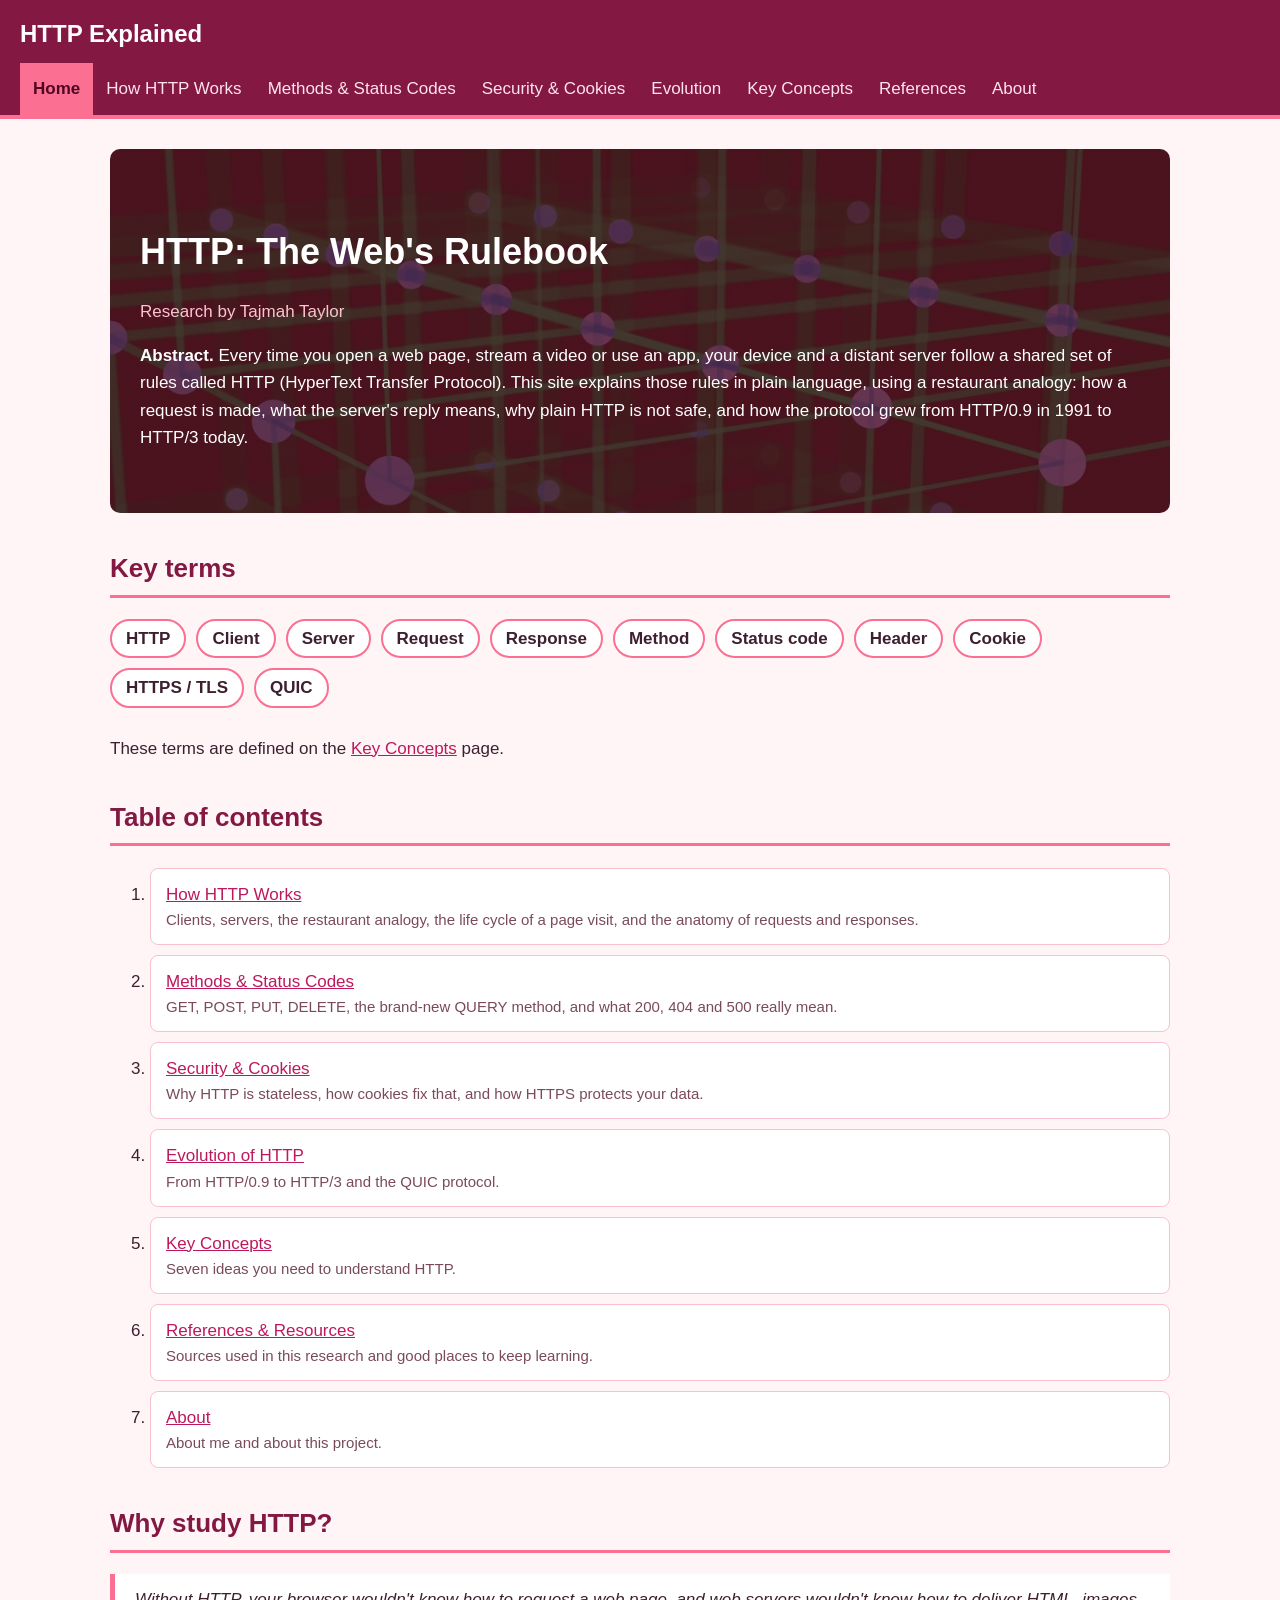
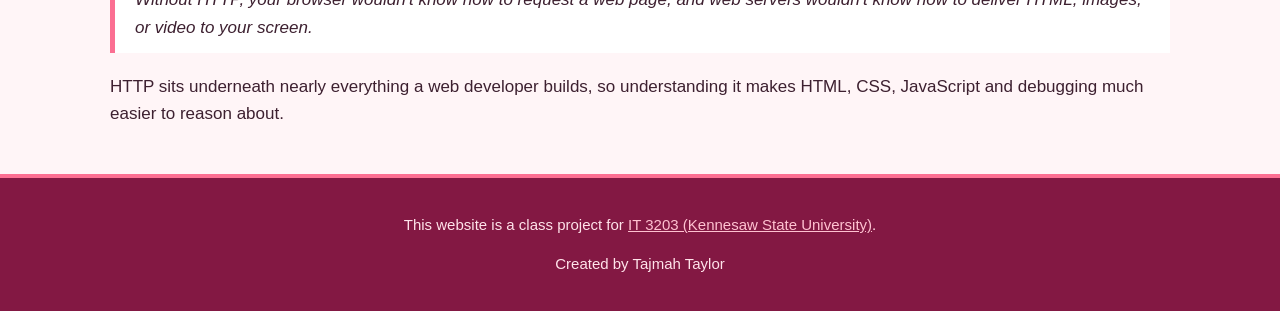
<file: index.html>
<!DOCTYPE html>
<html lang="en">
<head>
  <meta charset="utf-8">
  <meta name="viewport" content="width=device-width, initial-scale=1">
  <title>Home | HTTP Explained</title>
  <meta name="description" content="An introduction to HTTP, the HyperText Transfer Protocol: how browsers and servers talk, what methods and status codes mean, and how the protocol has evolved.">
  <!-- Shared by every page -->
  <link rel="stylesheet" href="css/styles.css">
</head>
<body>
  <!-- ===== HEADER ===== -->
  <header id="site-header">
    <div class="header-inner">
      <p class="site-title">HTTP Explained</p>
      <nav class="main-nav">
        <ul>
          <li><a href="index.html" class="current">Home</a></li>
          <li><a href="how-http-works.html">How HTTP Works</a></li>
          <li><a href="methods-status-codes.html">Methods &amp; Status Codes</a></li>
          <li><a href="security-cookies.html">Security &amp; Cookies</a></li>
          <li><a href="evolution.html">Evolution</a></li>
          <li><a href="key-concepts.html">Key Concepts</a></li>
          <li><a href="references.html">References</a></li>
          <li><a href="about.html">About</a></li>
        </ul>
      </nav>
    </div>
  </header>

    <main class="container">
      <section class="hero">
        <h1>HTTP: The Web's Rulebook</h1>
        <p class="byline">Research by Tajmah Taylor</p>
        <p><strong>Abstract.</strong> Every time you open a web page, stream a video or
          use an app, your device and a distant server follow a shared set of rules called
          HTTP (HyperText Transfer Protocol). This site explains those rules in plain language,
          using a restaurant analogy: how a request is made, what the server's reply means, why
          plain HTTP is not safe, and how the protocol grew from HTTP/0.9 in 1991 to HTTP/3 today.</p>
      </section>

      <!-- KEY TERMS -->
      <section>
        <h2>Key terms</h2>
        <ul class="term-list">
          <li>HTTP</li>
          <li>Client</li>
          <li>Server</li>
          <li>Request</li>
          <li>Response</li>
          <li>Method</li>
          <li>Status code</li>
          <li>Header</li>
          <li>Cookie</li>
          <li>HTTPS / TLS</li>
          <li>QUIC</li>
        </ul>
        <p>These terms are defined on the <a href="key-concepts.html">Key Concepts</a> page.</p>
      </section>

      <!-- TABLE OF CONTENTS -->
      <section>
        <h2>Table of contents</h2>
        <ol class="toc">
          <li><a href="how-http-works.html">How HTTP Works</a>
            <span class="toc-desc">Clients, servers, the restaurant analogy, the life cycle of a page visit, and the anatomy of requests and responses.</span></li>
          <li><a href="methods-status-codes.html">Methods &amp; Status Codes</a>
            <span class="toc-desc">GET, POST, PUT, DELETE, the brand-new QUERY method, and what 200, 404 and 500 really mean.</span></li>
          <li><a href="security-cookies.html">Security &amp; Cookies</a>
            <span class="toc-desc">Why HTTP is stateless, how cookies fix that, and how HTTPS protects your data.</span></li>
          <li><a href="evolution.html">Evolution of HTTP</a>
            <span class="toc-desc">From HTTP/0.9 to HTTP/3 and the QUIC protocol.</span></li>
          <li><a href="key-concepts.html">Key Concepts</a>
            <span class="toc-desc">Seven ideas you need to understand HTTP.</span></li>
          <li><a href="references.html">References &amp; Resources</a>
            <span class="toc-desc">Sources used in this research and good places to keep learning.</span></li>
          <li><a href="about.html">About</a>
            <span class="toc-desc">About me and about this project.</span></li>
        </ol>
      </section>

      <section>
        <h2>Why study HTTP?</h2>
        <blockquote>Without HTTP, your browser wouldn't know how to request a web page, and web
          servers wouldn't know how to deliver HTML, images, or video to your screen.</blockquote>
        <p>HTTP sits underneath nearly everything a web developer builds, so understanding it
          makes HTML, CSS, JavaScript and debugging much easier to reason about.</p>
      </section>
    </main>

  <!-- ===== FOOTER ===== -->
  <footer class="site-footer">
    <p>This website is a class project for
      <a href="https://ksuweb.github.io/IT3203/">IT 3203 (Kennesaw State University)</a>.</p>
    <p>Created by Tajmah Taylor</p>
  </footer>
</body>
</html>
</file>
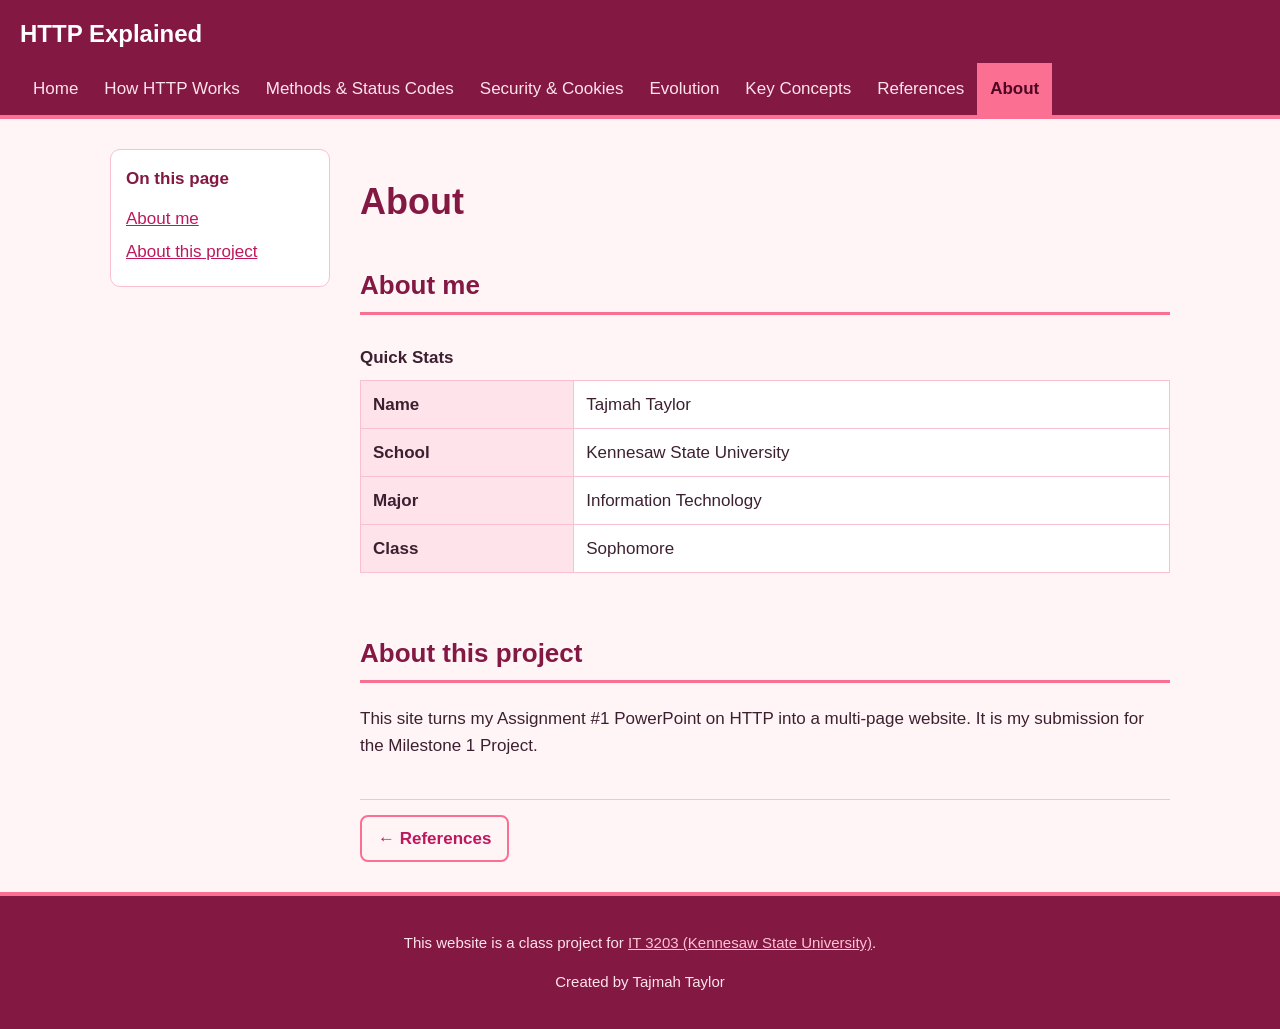
<file: about.html>
<!DOCTYPE html>
<html lang="en">
<head>
  <meta charset="utf-8">
  <meta name="viewport" content="width=device-width, initial-scale=1">
  <title>About | HTTP Explained</title>
  <meta name="description" content="About Tajmah Taylor and about this HTTP research website, a class project for IT 3203 at Kennesaw State University.">
  <!-- Shared by every page -->
  <link rel="stylesheet" href="css/styles.css">
</head>
<body>
  <!-- ===== HEADER and Menu ===== -->
  <header id="site-header">
    <div class="header-inner">
      <p class="site-title">HTTP Explained</p>
      <nav class="main-nav">
        <ul>
          <li><a href="index.html">Home</a></li>
          <li><a href="how-http-works.html">How HTTP Works</a></li>
          <li><a href="methods-status-codes.html">Methods &amp; Status Codes</a></li>
          <li><a href="security-cookies.html">Security &amp; Cookies</a></li>
          <li><a href="evolution.html">Evolution</a></li>
          <li><a href="key-concepts.html">Key Concepts</a></li>
          <li><a href="references.html">References</a></li>
          <li><a href="about.html" class="current">About</a></li>
        </ul>
      </nav>
    </div>
  </header>

    <!-- CSS GRID -->
    <div class="page-grid">
      <aside class="sidebar">
        <h2>On this page</h2>
        <ul>
          <li><a href="#me">About me</a></li>
          <li><a href="#project">About this project</a></li>
        </ul>
      </aside>
      <main>
        <h1>About</h1>

        <h2 id="me">About me</h2>
        <div class="table-wrap">
          <table>
            <caption>Quick Stats</caption>
            <tbody>
              <tr><th>Name</th><td>Tajmah Taylor</td></tr>
              <tr><th>School</th><td>Kennesaw State University</td></tr>
              <tr><th>Major</th><td>Information Technology</td></tr>
            <tr><th>Class</th><td>Sophomore</td></tr>
            </tbody>
          </table>
        </div>

        <h2 id="project">About this project</h2>
        <p>This site turns my Assignment #1 PowerPoint on HTTP into a multi-page website. It is
          my submission for the Milestone 1 Project.</p>

        <nav class="pager">
          <a href="references.html">&larr; References</a>
          <span></span>
        </nav>
      </main>
    </div>

  <!-- ===== FOOTER ===== -->
  <footer class="site-footer">
    <p>This website is a class project for
      <a href="https://ksuweb.github.io/IT3203/">IT 3203 (Kennesaw State University)</a>.</p>
    <p>Created by Tajmah Taylor</p>
  </footer>
</body>
</html>
</file>
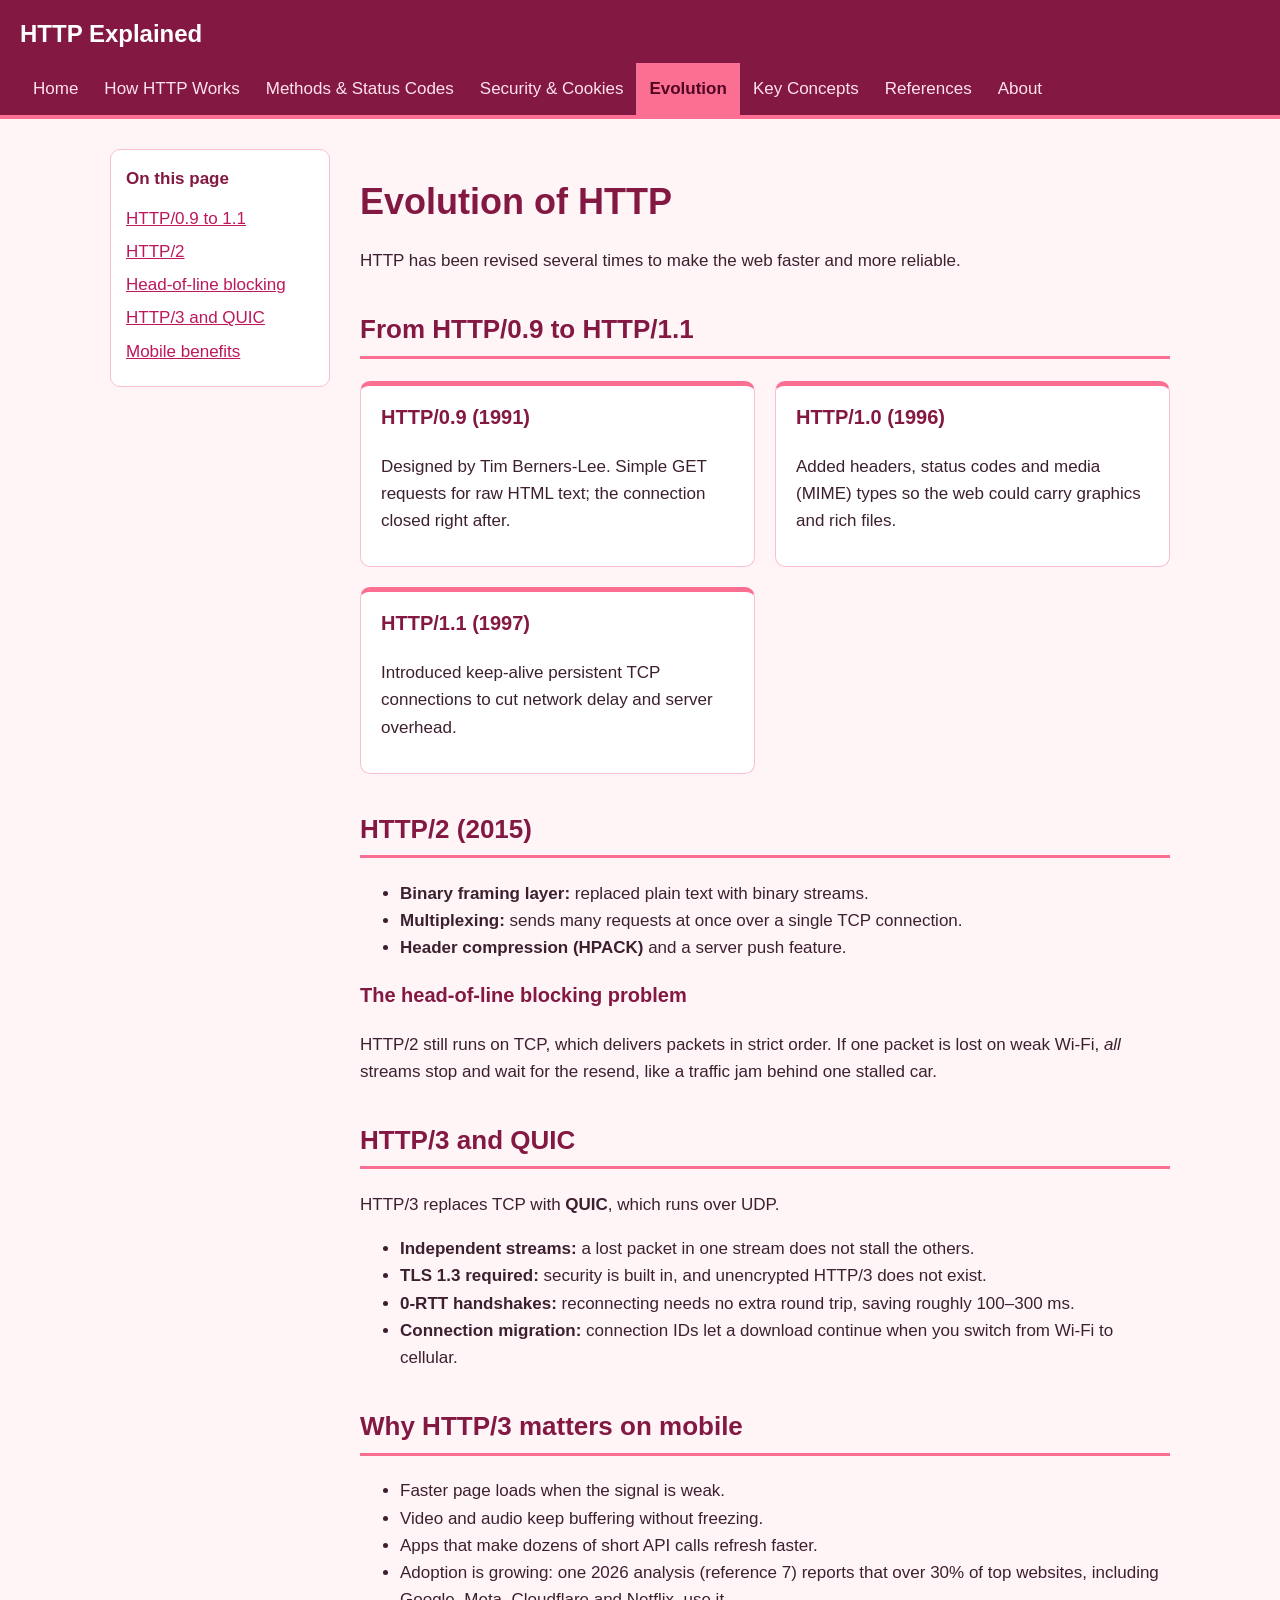
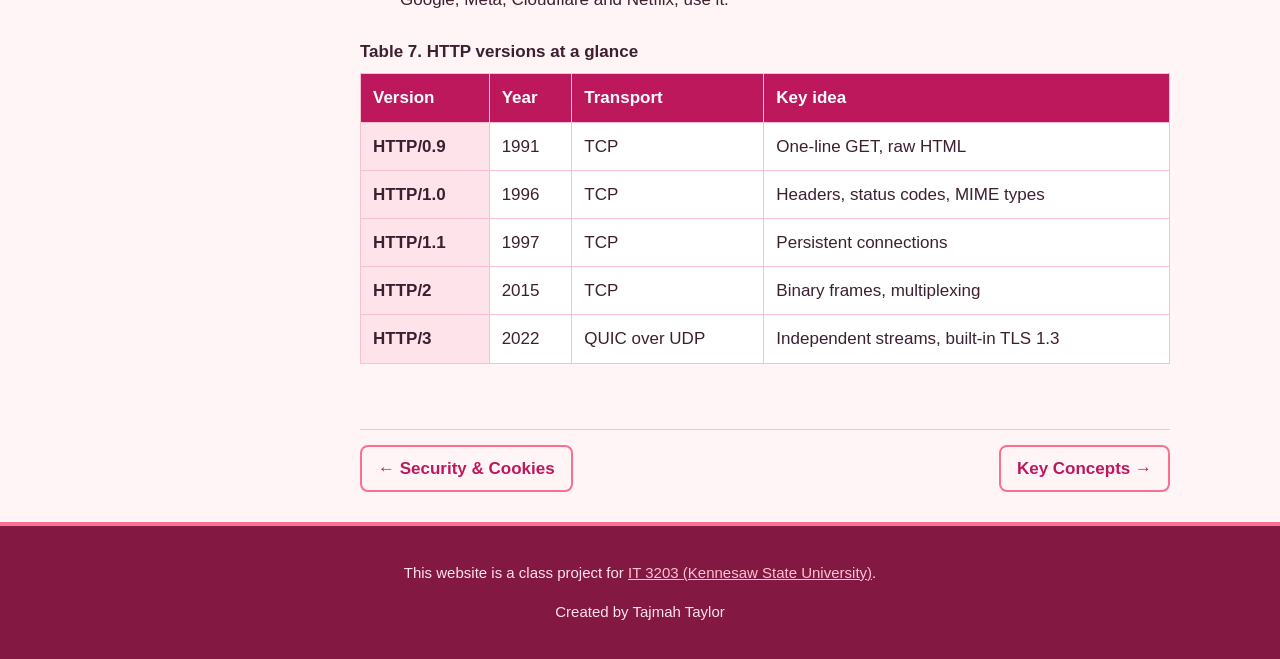
<file: evolution.html>
<!DOCTYPE html>
<html lang="en">
<head>
  <meta charset="utf-8">
  <meta name="viewport" content="width=device-width, initial-scale=1">
  <title>Evolution of HTTP | HTTP Explained</title>
  <meta name="description" content="How HTTP evolved from HTTP/0.9 in 1991 to HTTP/3 and QUIC, and why each version was created.">
  <!-- Shared by every page -->
  <link rel="stylesheet" href="css/styles.css">
</head>
<body>
  <!-- ===== HEADER and Menu ===== -->
  <header id="site-header">
    <div class="header-inner">
      <p class="site-title">HTTP Explained</p>
      <nav class="main-nav">
        <ul>
          <li><a href="index.html">Home</a></li>
          <li><a href="how-http-works.html">How HTTP Works</a></li>
          <li><a href="methods-status-codes.html">Methods &amp; Status Codes</a></li>
          <li><a href="security-cookies.html">Security &amp; Cookies</a></li>
          <li><a href="evolution.html" class="current">Evolution</a></li>
          <li><a href="key-concepts.html">Key Concepts</a></li>
          <li><a href="references.html">References</a></li>
          <li><a href="about.html">About</a></li>
        </ul>
      </nav>
    </div>
  </header>

    <!-- CSS GRID -->
    <div class="page-grid">
      <aside class="sidebar">
        <h2>On this page</h2>
        <ul>
          <li><a href="#timeline">HTTP/0.9 to 1.1</a></li>
          <li><a href="#http2">HTTP/2</a></li>
          <li><a href="#hol">Head-of-line blocking</a></li>
          <li><a href="#http3">HTTP/3 and QUIC</a></li>
          <li><a href="#mobile">Mobile benefits</a></li>
        </ul>
      </aside>
      <main>
        <h1>Evolution of HTTP</h1>
        <p>HTTP has been revised several times to make the web faster and more reliable.</p>

        <h2 id="timeline">From HTTP/0.9 to HTTP/1.1</h2>
        <div class="card-grid">
          <article class="card">
            <h3>HTTP/0.9 (1991)</h3>
            <p>Designed by Tim Berners-Lee. Simple GET requests for raw HTML text; the connection closed right after.</p>
          </article>
          <article class="card">
            <h3>HTTP/1.0 (1996)</h3>
            <p>Added headers, status codes and media (MIME) types so the web could carry graphics and rich files.</p>
          </article>
          <article class="card">
            <h3>HTTP/1.1 (1997)</h3>
            <p>Introduced keep-alive persistent TCP connections to cut network delay and server overhead.</p>
          </article>
        </div>

        <h2 id="http2">HTTP/2 (2015)</h2>
        <ul>
          <li><strong>Binary framing layer:</strong> replaced plain text with binary streams.</li>
          <li><strong>Multiplexing:</strong> sends many requests at once over a single TCP connection.</li>
          <li><strong>Header compression (HPACK)</strong> and a server push feature.</li>
        </ul>
        <h3 id="hol">The head-of-line blocking problem</h3>
        <p>HTTP/2 still runs on TCP, which delivers packets in strict order. If one packet is lost on weak
          Wi-Fi, <em>all</em> streams stop and wait for the resend, like a traffic jam behind one stalled car.</p>

        <h2 id="http3">HTTP/3 and QUIC</h2>
        <p>HTTP/3 replaces TCP with <strong>QUIC</strong>, which runs over UDP.</p>
        <ul>
          <li><strong>Independent streams:</strong> a lost packet in one stream does not stall the others.</li>
          <li><strong>TLS 1.3 required:</strong> security is built in, and unencrypted HTTP/3 does not exist.</li>
          <li><strong>0-RTT handshakes:</strong> reconnecting needs no extra round trip, saving roughly 100&ndash;300 ms.</li>
          <li><strong>Connection migration:</strong> connection IDs let a download continue when you switch from Wi-Fi to cellular.</li>
        </ul>

        <h2 id="mobile">Why HTTP/3 matters on mobile</h2>
        <ul>
          <li>Faster page loads when the signal is weak.</li>
          <li>Video and audio keep buffering without freezing.</li>
          <li>Apps that make dozens of short API calls refresh faster.</li>
          <li>Adoption is growing: one 2026 analysis (reference 7) reports that over 30% of top websites,
            including Google, Meta, Cloudflare and Netflix, use it.</li>
        </ul>

        <div class="table-wrap">
          <table>
            <caption>Table 7. HTTP versions at a glance</caption>
            <thead><tr><th>Version</th><th>Year</th><th>Transport</th><th>Key idea</th></tr></thead>
            <tbody>
              <tr><th>HTTP/0.9</th><td>1991</td><td>TCP</td><td>One-line GET, raw HTML</td></tr>
              <tr><th>HTTP/1.0</th><td>1996</td><td>TCP</td><td>Headers, status codes, MIME types</td></tr>
              <tr><th>HTTP/1.1</th><td>1997</td><td>TCP</td><td>Persistent connections</td></tr>
              <tr><th>HTTP/2</th><td>2015</td><td>TCP</td><td>Binary frames, multiplexing</td></tr>
              <tr><th>HTTP/3</th><td>2022</td><td>QUIC over UDP</td><td>Independent streams, built-in TLS 1.3</td></tr>
            </tbody>
          </table>
        </div>
        <nav class="pager">
          <a href="security-cookies.html">&larr; Security &amp; Cookies</a>
          <a href="key-concepts.html">Key Concepts &rarr;</a>
        </nav>
      </main>
    </div>

  <!-- ===== FOOTER ===== -->
  <footer class="site-footer">
    <p>This website is a class project for
      <a href="https://ksuweb.github.io/IT3203/">IT 3203 (Kennesaw State University)</a>.</p>
    <p>Created by Tajmah Taylor</p>
  </footer>
</body>
</html>
</file>
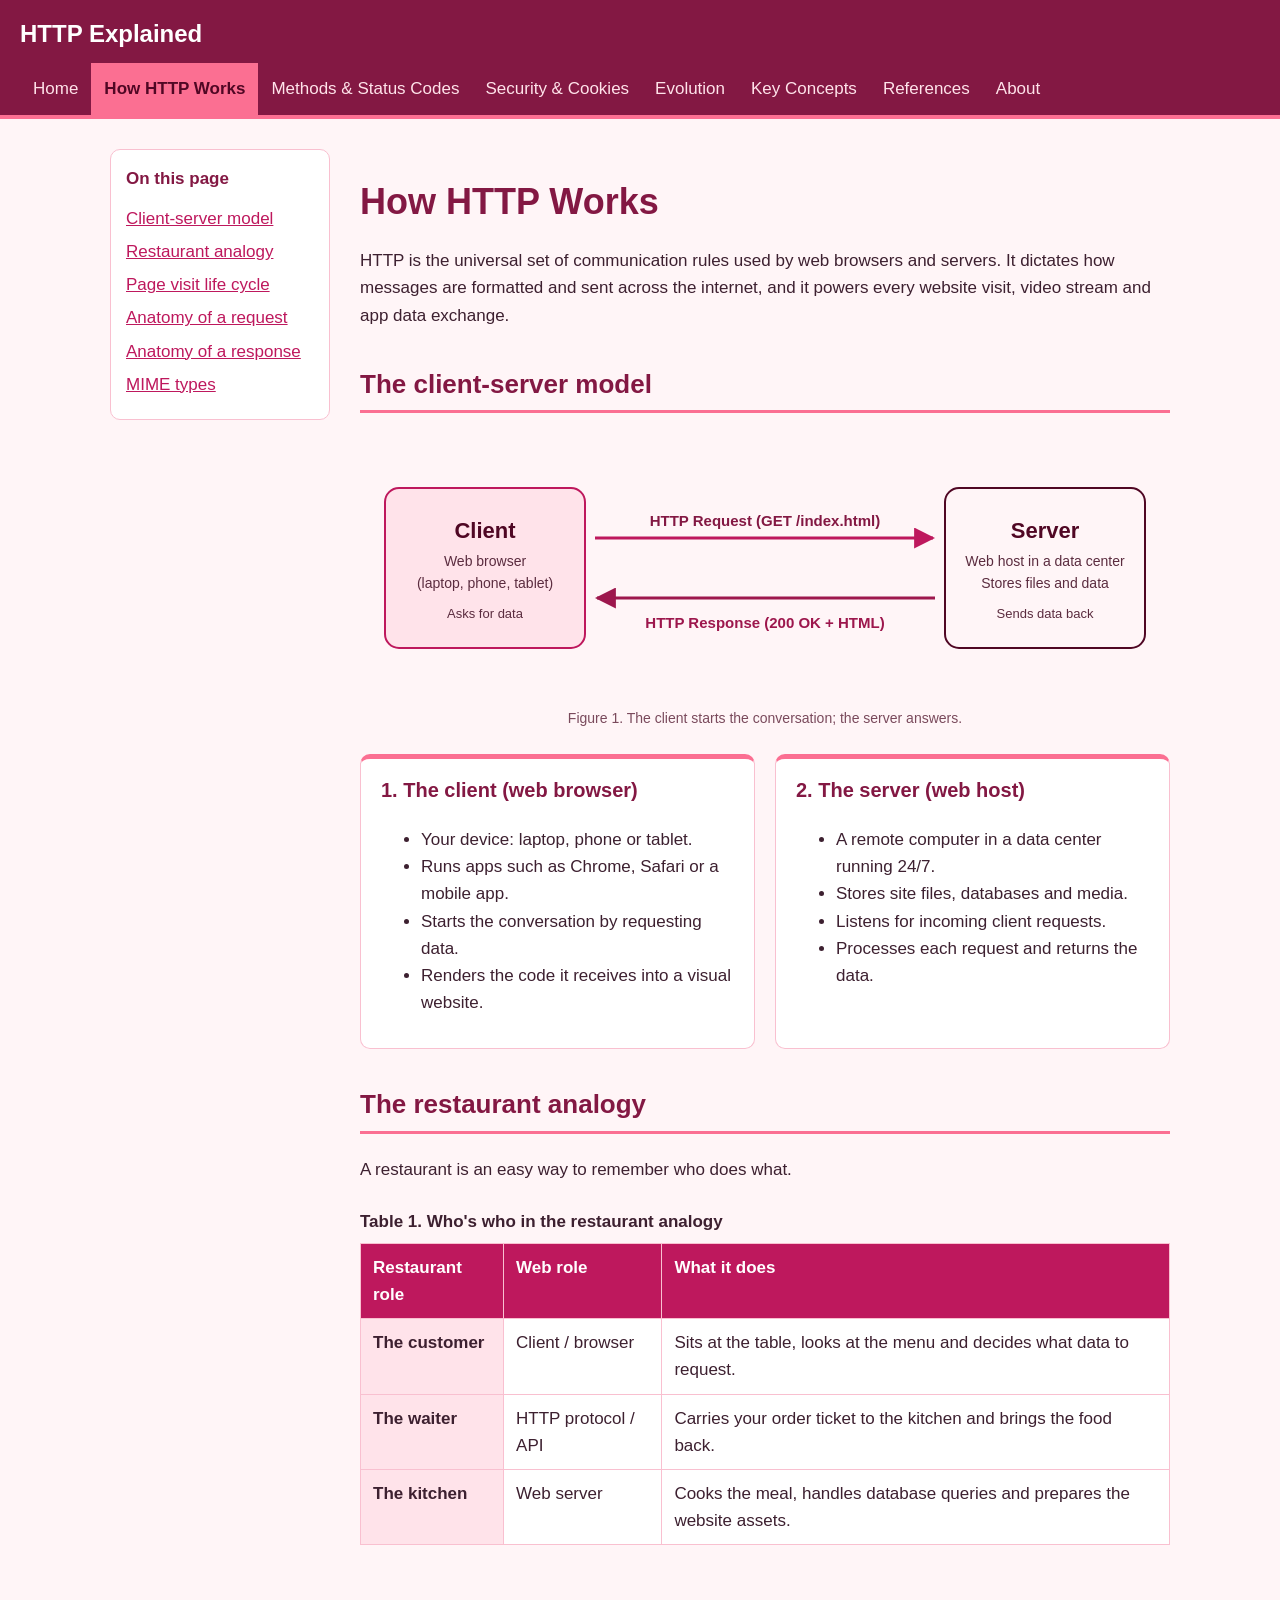
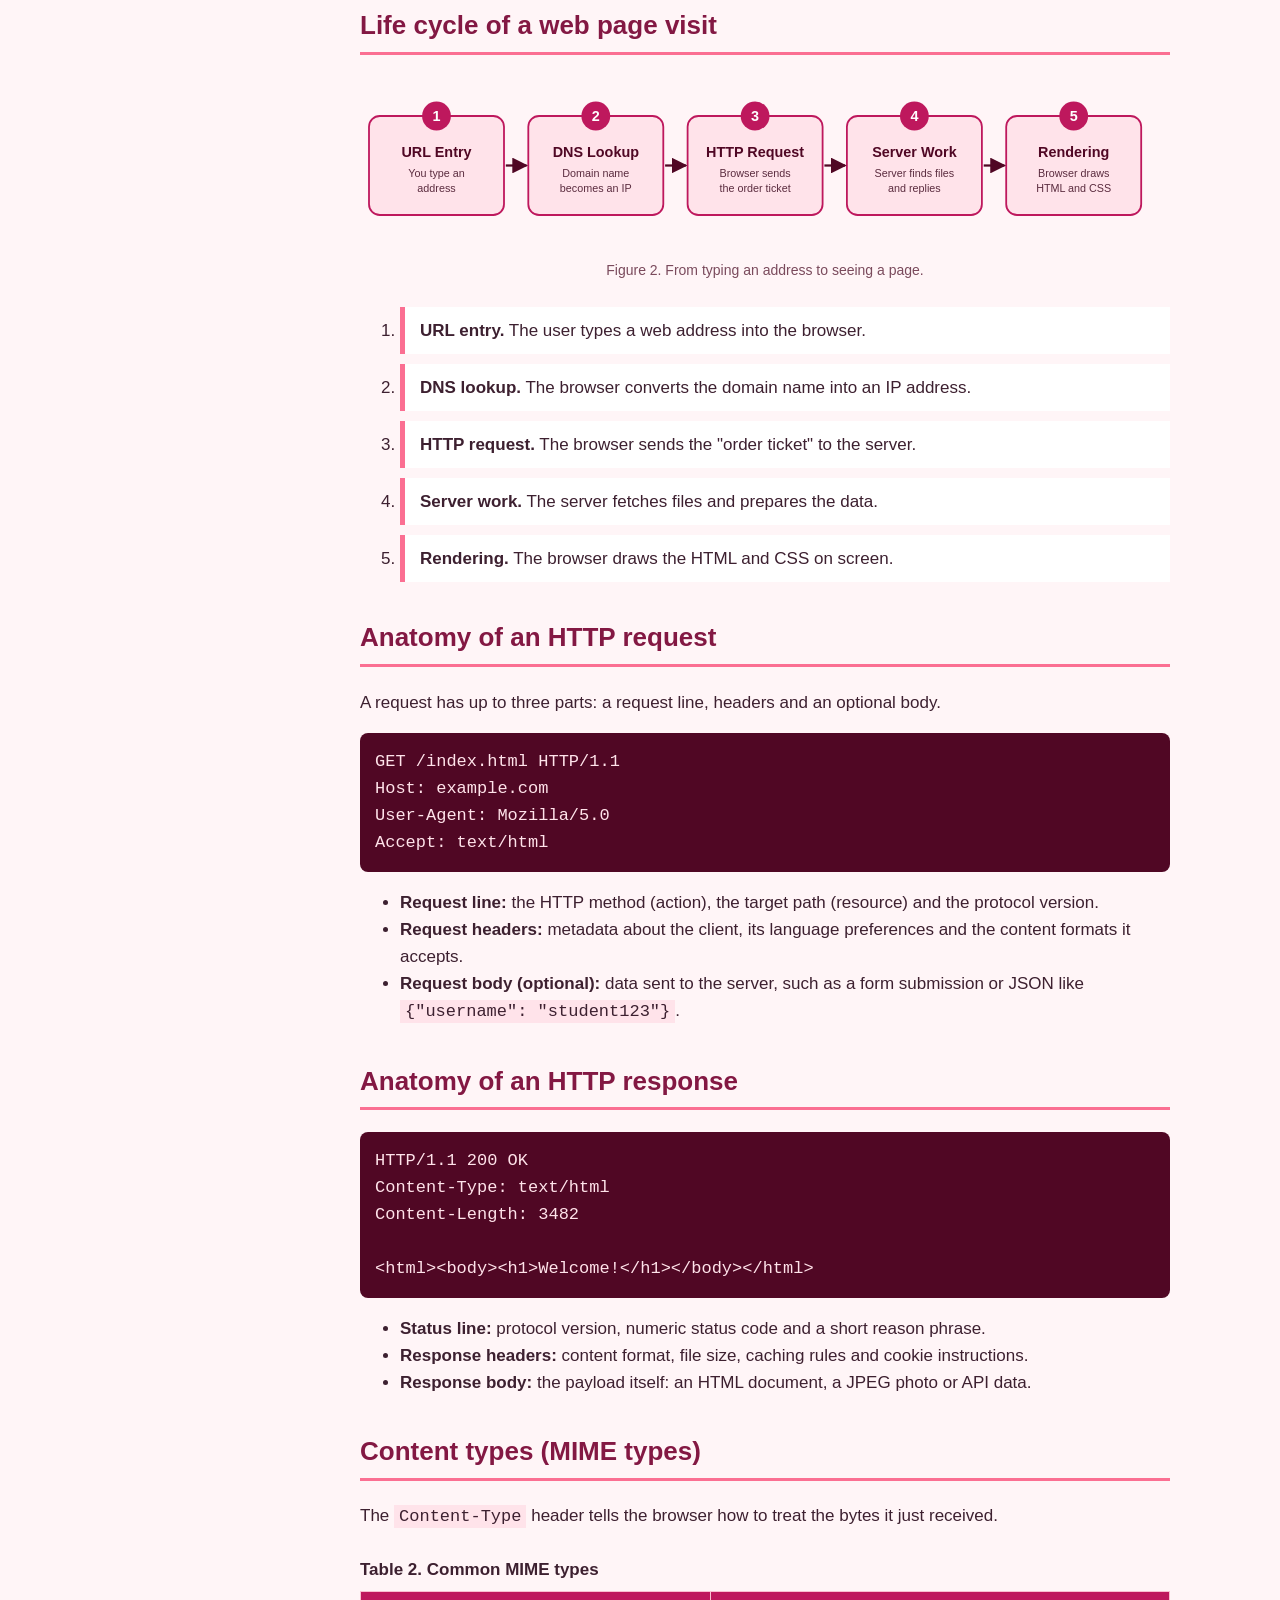
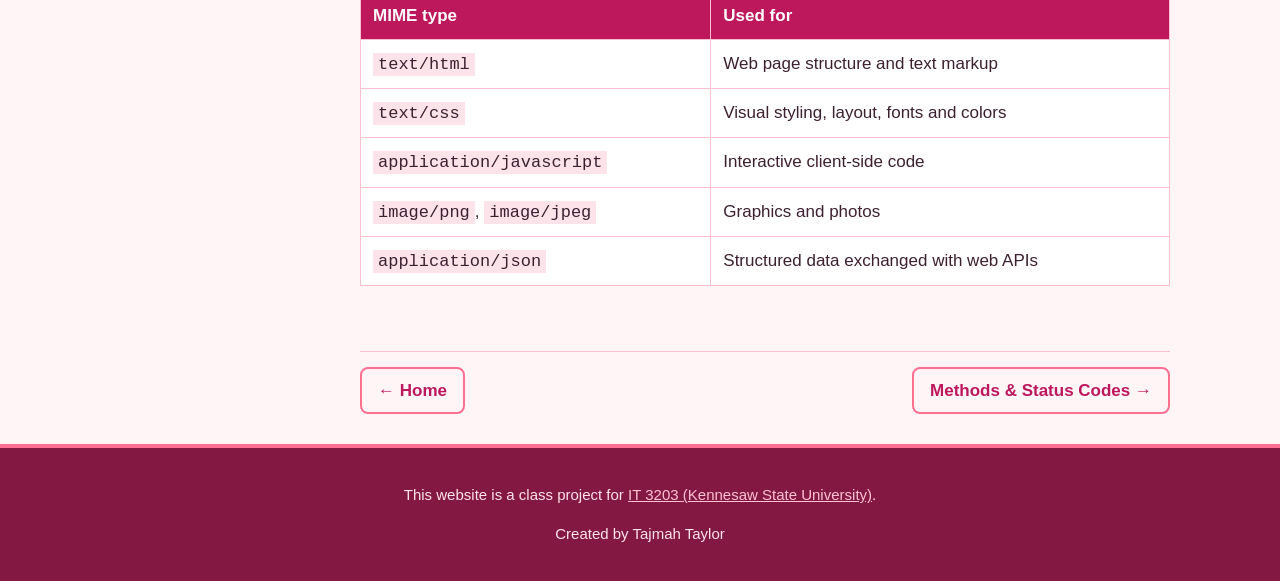
<file: how-http-works.html>
<!DOCTYPE html>
<html lang="en">
<head>
  <meta charset="utf-8">
  <meta name="viewport" content="width=device-width, initial-scale=1">
  <title>How HTTP Works | HTTP Explained</title>
  <meta name="description" content="The client-server model, a restaurant analogy, the life cycle of a page visit, and the structure of HTTP requests and responses.">
  <!-- Shared by every page -->
  <link rel="stylesheet" href="css/styles.css">
</head>
<body>
  <!-- ===== HEADER and Menu ===== -->
  <header id="site-header">
    <div class="header-inner">
      <p class="site-title">HTTP Explained</p>
      <nav class="main-nav">
        <ul>
          <li><a href="index.html">Home</a></li>
          <li><a href="how-http-works.html" class="current">How HTTP Works</a></li>
          <li><a href="methods-status-codes.html">Methods &amp; Status Codes</a></li>
          <li><a href="security-cookies.html">Security &amp; Cookies</a></li>
          <li><a href="evolution.html">Evolution</a></li>
          <li><a href="key-concepts.html">Key Concepts</a></li>
          <li><a href="references.html">References</a></li>
          <li><a href="about.html">About</a></li>
        </ul>
      </nav>
    </div>
  </header>

    <!-- CSS GRID -->
    <div class="page-grid">
      <aside class="sidebar">
        <h2>On this page</h2>
        <ul>
          <li><a href="#client-server">Client-server model</a></li>
          <li><a href="#analogy">Restaurant analogy</a></li>
          <li><a href="#lifecycle">Page visit life cycle</a></li>
          <li><a href="#request">Anatomy of a request</a></li>
          <li><a href="#response">Anatomy of a response</a></li>
          <li><a href="#mime">MIME types</a></li>
        </ul>
      </aside>
      <main>
        <h1>How HTTP Works</h1>
        <p>HTTP is the universal set of communication rules used by web browsers and servers.
          It dictates how messages are formatted and sent across the internet, and it powers every
          website visit, video stream and app data exchange.</p>

        <h2 id="client-server">The client-server model</h2>
        <figure>
          <img src="images/client-server.svg" width="800" height="260"
               alt="Diagram: a browser (client) on the left sends an HTTP request arrow to a web server on the right, and the server sends an HTTP response arrow back.">
          <figcaption>Figure 1. The client starts the conversation; the server answers.</figcaption>
        </figure>
        <div class="card-grid">
          <article class="card">
            <h3>1. The client (web browser)</h3>
            <ul>
              <li>Your device: laptop, phone or tablet.</li>
              <li>Runs apps such as Chrome, Safari or a mobile app.</li>
              <li>Starts the conversation by requesting data.</li>
              <li>Renders the code it receives into a visual website.</li>
            </ul>
          </article>
          <article class="card">
            <h3>2. The server (web host)</h3>
            <ul>
              <li>A remote computer in a data center running 24/7.</li>
              <li>Stores site files, databases and media.</li>
              <li>Listens for incoming client requests.</li>
              <li>Processes each request and returns the data.</li>
            </ul>
          </article>
        </div>

        <h2 id="analogy">The restaurant analogy</h2>
        <p>A restaurant is an easy way to remember who does what.</p>
        <div class="table-wrap">
          <table>
            <caption>Table 1. Who's who in the restaurant analogy</caption>
            <thead>
              <tr><th>Restaurant role</th><th>Web role</th><th>What it does</th></tr>
            </thead>
            <tbody>
              <tr><th>The customer</th><td>Client / browser</td><td>Sits at the table, looks at the menu and decides what data to request.</td></tr>
              <tr><th>The waiter</th><td>HTTP protocol / API</td><td>Carries your order ticket to the kitchen and brings the food back.</td></tr>
              <tr><th>The kitchen</th><td>Web server</td><td>Cooks the meal, handles database queries and prepares the website assets.</td></tr>
            </tbody>
          </table>
        </div>

        <h2 id="lifecycle">Life cycle of a web page visit</h2>
        <figure>
          <img src="images/lifecycle.svg" width="900" height="190"
               alt="Flow diagram of five steps: 1 URL entry, 2 DNS lookup, 3 HTTP request, 4 server work, 5 rendering.">
          <figcaption>Figure 2. From typing an address to seeing a page.</figcaption>
        </figure>
        <ol class="step-list">
          <li><strong>URL entry.</strong> The user types a web address into the browser.</li>
          <li><strong>DNS lookup.</strong> The browser converts the domain name into an IP address.</li>
          <li><strong>HTTP request.</strong> The browser sends the "order ticket" to the server.</li>
          <li><strong>Server work.</strong> The server fetches files and prepares the data.</li>
          <li><strong>Rendering.</strong> The browser draws the HTML and CSS on screen.</li>
        </ol>

        <h2 id="request">Anatomy of an HTTP request</h2>
        <p>A request has up to three parts: a request line, headers and an optional body.</p>
<pre><code>GET /index.html HTTP/1.1
Host: example.com
User-Agent: Mozilla/5.0
Accept: text/html
</code></pre>
        <ul>
          <li><strong>Request line:</strong> the HTTP method (action), the target path (resource) and the protocol version.</li>
          <li><strong>Request headers:</strong> metadata about the client, its language preferences and the content formats it accepts.</li>
          <li><strong>Request body (optional):</strong> data sent to the server, such as a form submission or JSON like <code>{"username": "student123"}</code>.</li>
        </ul>

        <h2 id="response">Anatomy of an HTTP response</h2>
<pre><code>HTTP/1.1 200 OK
Content-Type: text/html
Content-Length: 3482

&lt;html&gt;&lt;body&gt;&lt;h1&gt;Welcome!&lt;/h1&gt;&lt;/body&gt;&lt;/html&gt;
</code></pre>
        <ul>
          <li><strong>Status line:</strong> protocol version, numeric status code and a short reason phrase.</li>
          <li><strong>Response headers:</strong> content format, file size, caching rules and cookie instructions.</li>
          <li><strong>Response body:</strong> the payload itself: an HTML document, a JPEG photo or API data.</li>
        </ul>

        <h2 id="mime">Content types (MIME types)</h2>
        <p>The <code>Content-Type</code> header tells the browser how to treat the bytes it just received.</p>
        <div class="table-wrap">
          <table>
            <caption>Table 2. Common MIME types</caption>
            <thead><tr><th>MIME type</th><th>Used for</th></tr></thead>
            <tbody>
              <tr><td><code>text/html</code></td><td>Web page structure and text markup</td></tr>
              <tr><td><code>text/css</code></td><td>Visual styling, layout, fonts and colors</td></tr>
              <tr><td><code>application/javascript</code></td><td>Interactive client-side code</td></tr>
              <tr><td><code>image/png</code>, <code>image/jpeg</code></td><td>Graphics and photos</td></tr>
              <tr><td><code>application/json</code></td><td>Structured data exchanged with web APIs</td></tr>
            </tbody>
          </table>
        </div>
        <nav class="pager">
          <a href="index.html">&larr; Home</a>
          <a href="methods-status-codes.html">Methods &amp; Status Codes &rarr;</a>
        </nav>
      </main>
    </div>

  <!-- ===== FOOTER ===== -->
  <footer class="site-footer">
    <p>This website is a class project for
      <a href="https://ksuweb.github.io/IT3203/">IT 3203 (Kennesaw State University)</a>.</p>
    <p>Created by Tajmah Taylor</p>
  </footer>
</body>
</html>
</file>
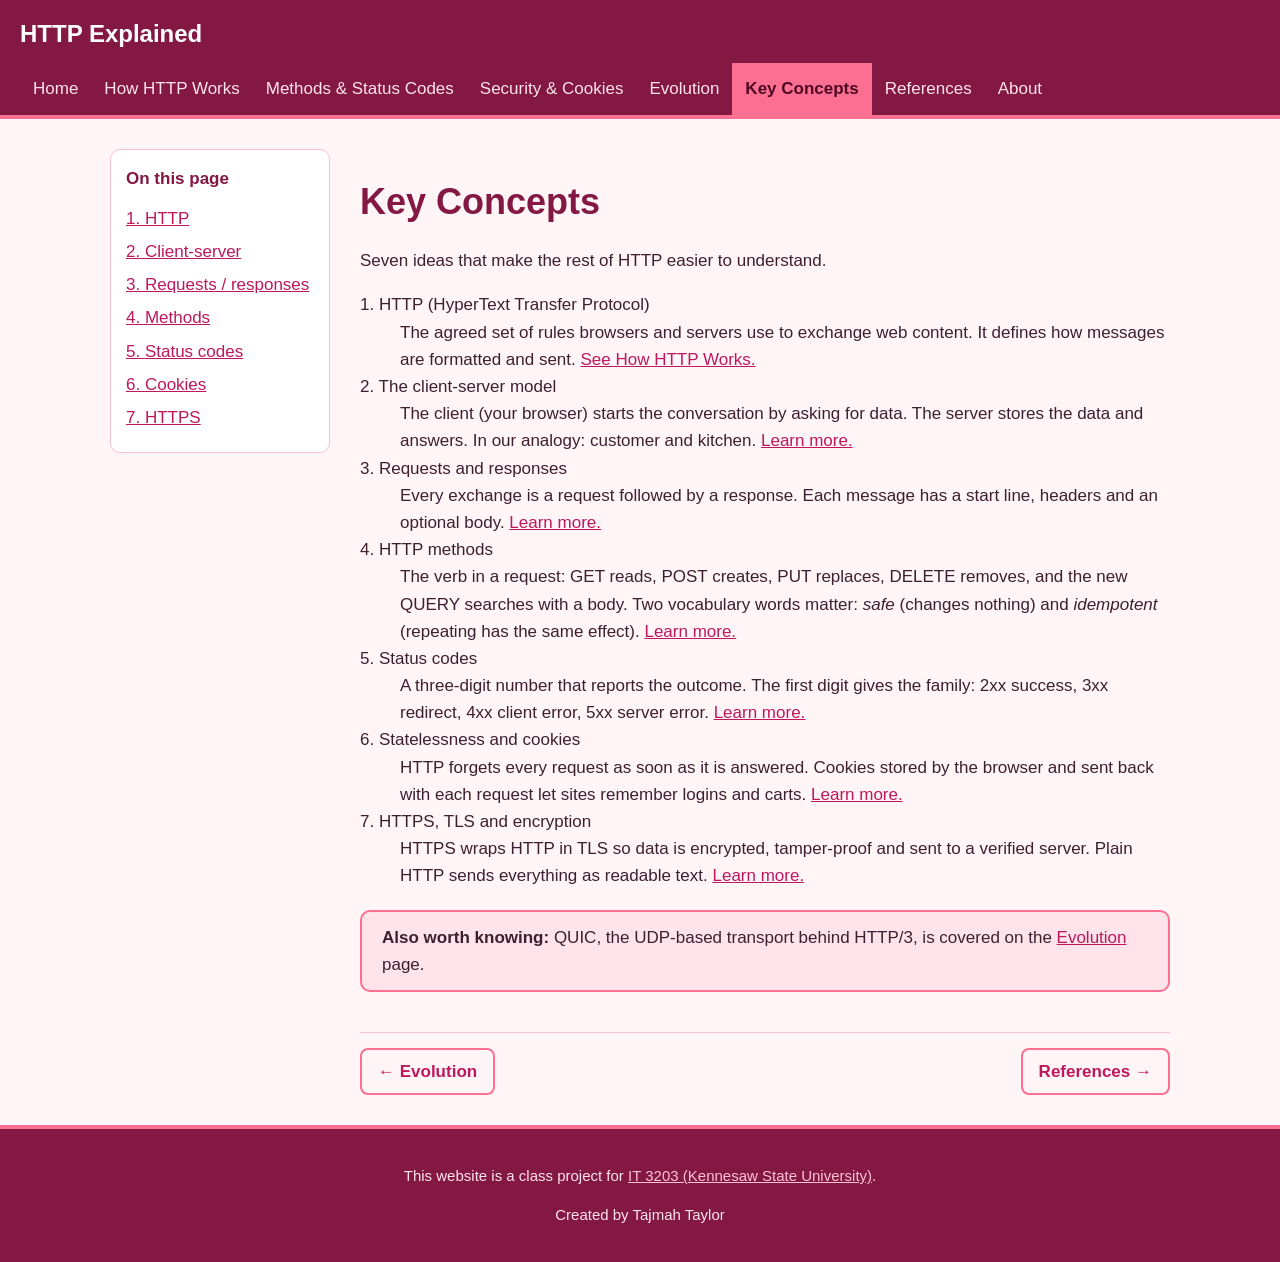
<file: key-concepts.html>
<!DOCTYPE html>
<html lang="en">
<head>
  <meta charset="utf-8">
  <meta name="viewport" content="width=device-width, initial-scale=1">
  <title>Key Concepts | HTTP Explained</title>
  <meta name="description" content="Seven key concepts for understanding HTTP: the protocol, client-server model, messages, methods, status codes, statelessness and HTTPS.">
  <!-- Shared by every page -->
  <link rel="stylesheet" href="css/styles.css">
</head>
<body>
  <!-- ===== HEADER and Menu ===== -->
  <header id="site-header">
    <div class="header-inner">
      <p class="site-title">HTTP Explained</p>
      <nav class="main-nav">
        <ul>
          <li><a href="index.html">Home</a></li>
          <li><a href="how-http-works.html">How HTTP Works</a></li>
          <li><a href="methods-status-codes.html">Methods &amp; Status Codes</a></li>
          <li><a href="security-cookies.html">Security &amp; Cookies</a></li>
          <li><a href="evolution.html">Evolution</a></li>
          <li><a href="key-concepts.html" class="current">Key Concepts</a></li>
          <li><a href="references.html">References</a></li>
          <li><a href="about.html">About</a></li>
        </ul>
      </nav>
    </div>
  </header>

    <!-- CSS GRID -->
    <div class="page-grid">
      <aside class="sidebar">
        <h2>On this page</h2>
        <ul>
          <li><a href="#c1">1. HTTP</a></li>
          <li><a href="#c2">2. Client-server</a></li>
          <li><a href="#c3">3. Requests / responses</a></li>
          <li><a href="#c4">4. Methods</a></li>
          <li><a href="#c5">5. Status codes</a></li>
          <li><a href="#c6">6. Cookies</a></li>
          <li><a href="#c7">7. HTTPS</a></li>
        </ul>
      </aside>
      <main>
        <h1>Key Concepts</h1>
        <p>Seven ideas that make the rest of HTTP easier to understand.</p>
        <dl class="concepts">
          <dt id="c1">1. HTTP (HyperText Transfer Protocol)</dt>
          <dd>The agreed set of rules browsers and servers use to exchange web content. It defines how messages are
            formatted and sent. <a href="how-http-works.html">See How HTTP Works.</a></dd>

          <dt id="c2">2. The client-server model</dt>
          <dd>The client (your browser) starts the conversation by asking for data. The server stores the data and
            answers. In our analogy: customer and kitchen. <a href="how-http-works.html#client-server">Learn more.</a></dd>

          <dt id="c3">3. Requests and responses</dt>
          <dd>Every exchange is a request followed by a response. Each message has a start line, headers and an
            optional body. <a href="how-http-works.html#request">Learn more.</a></dd>

          <dt id="c4">4. HTTP methods</dt>
          <dd>The verb in a request: GET reads, POST creates, PUT replaces, DELETE removes, and the new QUERY searches
            with a body. Two vocabulary words matter: <em>safe</em> (changes nothing) and <em>idempotent</em> (repeating
            has the same effect). <a href="methods-status-codes.html#methods">Learn more.</a></dd>

          <dt id="c5">5. Status codes</dt>
          <dd>A three-digit number that reports the outcome. The first digit gives the family: 2xx success, 3xx
            redirect, 4xx client error, 5xx server error. <a href="methods-status-codes.html#status-families">Learn more.</a></dd>

          <dt id="c6">6. Statelessness and cookies</dt>
          <dd>HTTP forgets every request as soon as it is answered. Cookies stored by the browser and sent back with
            each request let sites remember logins and carts. <a href="security-cookies.html#stateless">Learn more.</a></dd>

          <dt id="c7">7. HTTPS, TLS and encryption</dt>
          <dd>HTTPS wraps HTTP in TLS so data is encrypted, tamper-proof and sent to a verified server. Plain HTTP
            sends everything as readable text. <a href="security-cookies.html#https">Learn more.</a></dd>
        </dl>

        <div class="callout">
          <strong>Also worth knowing:</strong> QUIC, the UDP-based transport behind HTTP/3, is covered on the
          <a href="evolution.html#http3">Evolution</a> page.
        </div>
        <nav class="pager">
          <a href="evolution.html">&larr; Evolution</a>
          <a href="references.html">References &rarr;</a>
        </nav>
      </main>
    </div>

  <!-- ===== FOOTER ===== -->
  <footer class="site-footer">
    <p>This website is a class project for
      <a href="https://ksuweb.github.io/IT3203/">IT 3203 (Kennesaw State University)</a>.</p>
    <p>Created by Tajmah Taylor</p>
  </footer>
</body>
</html>
</file>
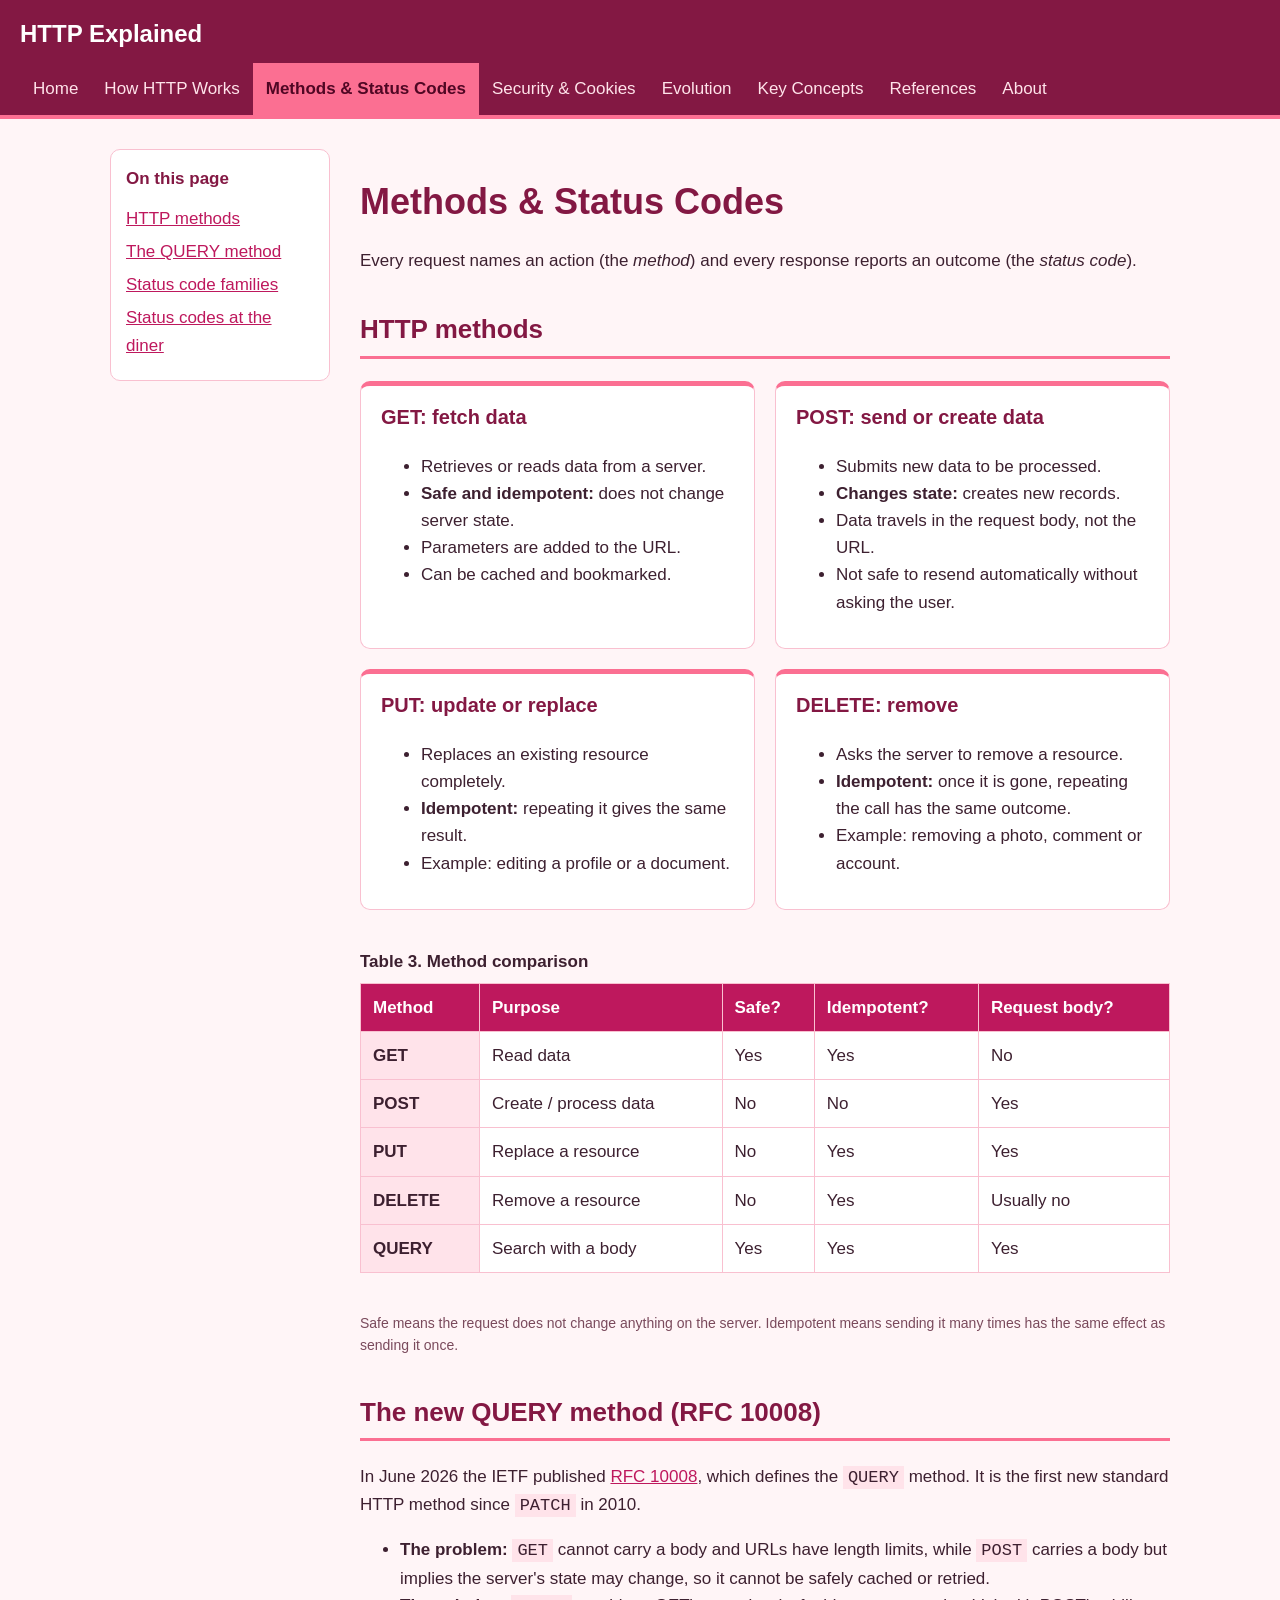
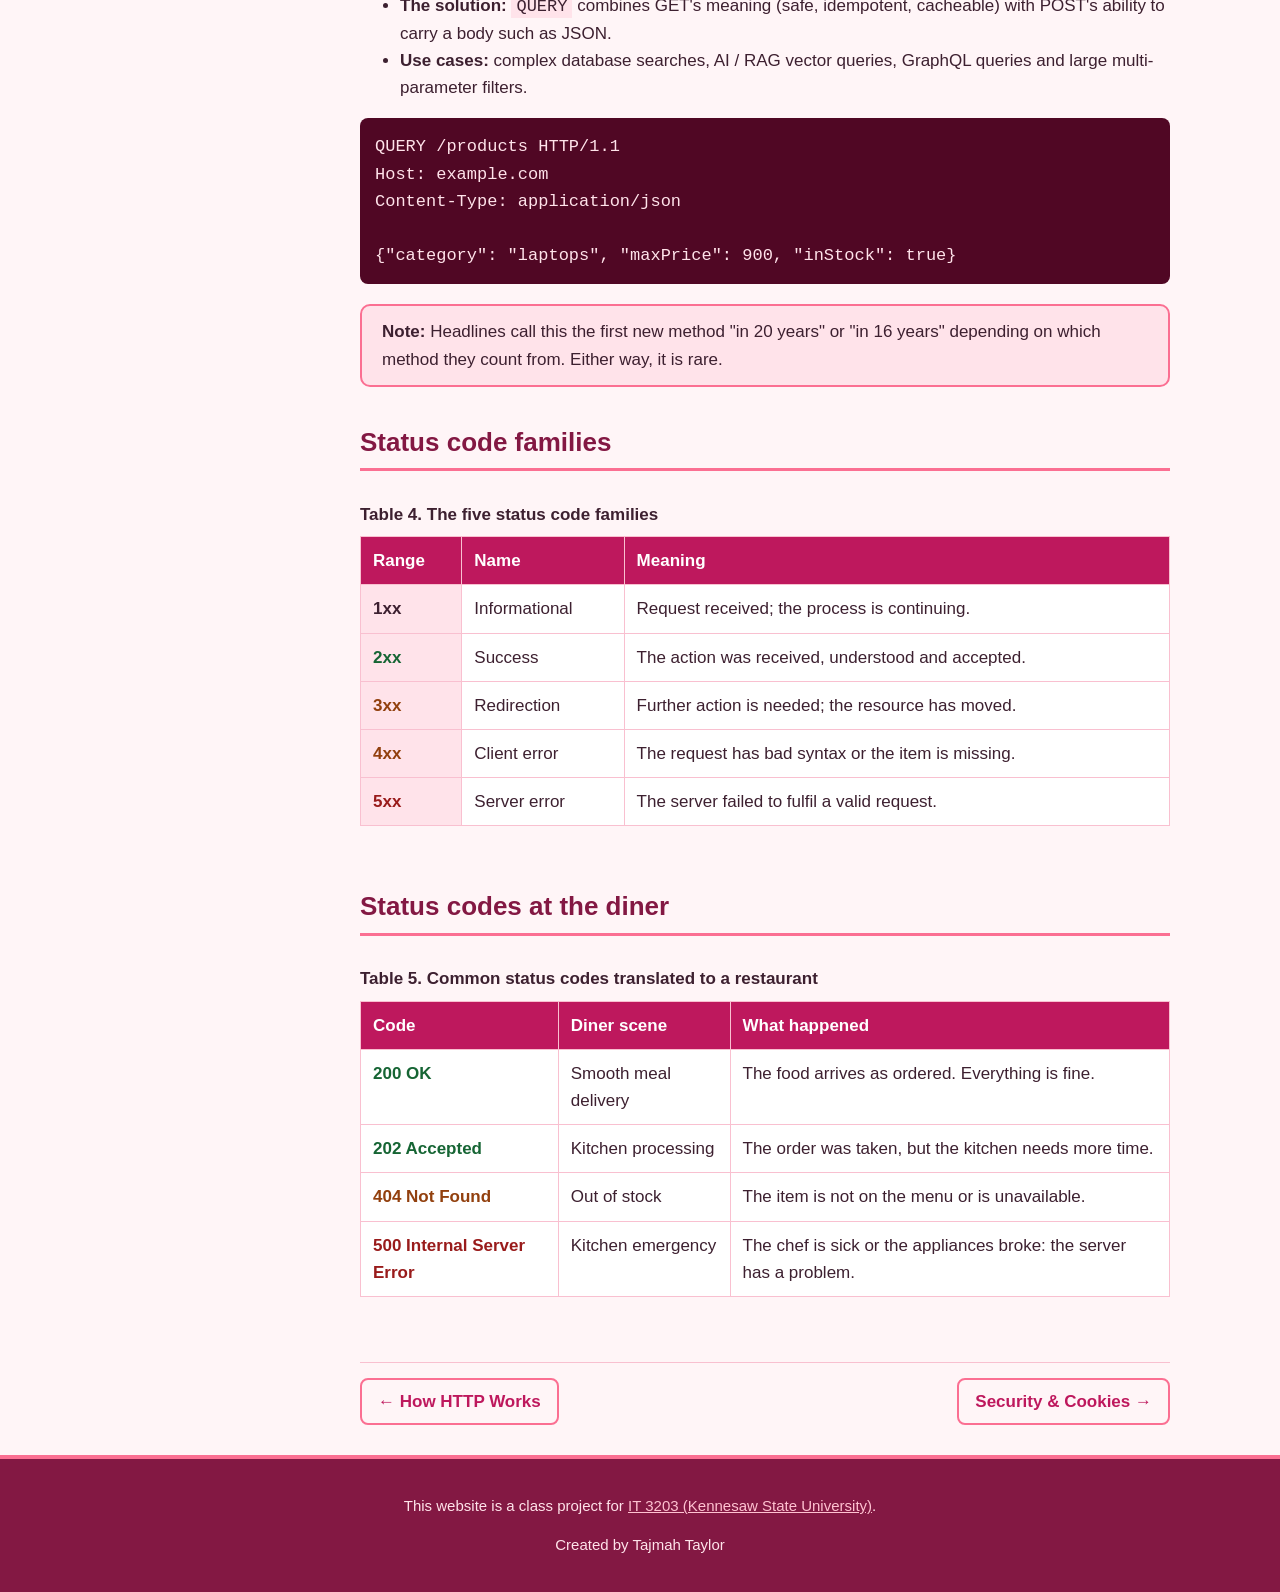
<file: methods-status-codes.html>
<!DOCTYPE html>
<html lang="en">
<head>
  <meta charset="utf-8">
  <meta name="viewport" content="width=device-width, initial-scale=1">
  <title>Methods and Status Codes | HTTP Explained</title>
  <meta name="description" content="HTTP methods (GET, POST, PUT, DELETE, QUERY) and the five families of HTTP status codes, explained with a diner analogy.">
  <!-- Shared by every page -->
  <link rel="stylesheet" href="css/styles.css">
</head>
<body>
  <!-- ===== HEADER and Menu ===== -->
  <header id="site-header">
    <div class="header-inner">
      <p class="site-title">HTTP Explained</p>
      <nav class="main-nav">
        <ul>
          <li><a href="index.html">Home</a></li>
          <li><a href="how-http-works.html">How HTTP Works</a></li>
          <li><a href="methods-status-codes.html" class="current">Methods &amp; Status Codes</a></li>
          <li><a href="security-cookies.html">Security &amp; Cookies</a></li>
          <li><a href="evolution.html">Evolution</a></li>
          <li><a href="key-concepts.html">Key Concepts</a></li>
          <li><a href="references.html">References</a></li>
          <li><a href="about.html">About</a></li>
        </ul>
      </nav>
    </div>
  </header>

    <!-- CSS GRID -->
    <div class="page-grid">
      <aside class="sidebar">
        <h2>On this page</h2>
        <ul>
          <li><a href="#methods">HTTP methods</a></li>
          <li><a href="#query">The QUERY method</a></li>
          <li><a href="#status-families">Status code families</a></li>
          <li><a href="#diner">Status codes at the diner</a></li>
        </ul>
      </aside>
      <main>
        <h1>Methods &amp; Status Codes</h1>
        <p>Every request names an action (the <em>method</em>) and every response reports an
          outcome (the <em>status code</em>).</p>

        <h2 id="methods">HTTP methods</h2>
        <div class="card-grid">
          <article class="card">
            <h3>GET: fetch data</h3>
            <ul>
              <li>Retrieves or reads data from a server.</li>
              <li><strong>Safe and idempotent:</strong> does not change server state.</li>
              <li>Parameters are added to the URL.</li>
              <li>Can be cached and bookmarked.</li>
            </ul>
          </article>
          <article class="card">
            <h3>POST: send or create data</h3>
            <ul>
              <li>Submits new data to be processed.</li>
              <li><strong>Changes state:</strong> creates new records.</li>
              <li>Data travels in the request body, not the URL.</li>
              <li>Not safe to resend automatically without asking the user.</li>
            </ul>
          </article>
          <article class="card">
            <h3>PUT: update or replace</h3>
            <ul>
              <li>Replaces an existing resource completely.</li>
              <li><strong>Idempotent:</strong> repeating it gives the same result.</li>
              <li>Example: editing a profile or a document.</li>
            </ul>
          </article>
          <article class="card">
            <h3>DELETE: remove</h3>
            <ul>
              <li>Asks the server to remove a resource.</li>
              <li><strong>Idempotent:</strong> once it is gone, repeating the call has the same outcome.</li>
              <li>Example: removing a photo, comment or account.</li>
            </ul>
          </article>
        </div>

        <div class="table-wrap">
          <table>
            <caption>Table 3. Method comparison</caption>
            <thead>
              <tr><th>Method</th><th>Purpose</th><th>Safe?</th><th>Idempotent?</th><th>Request body?</th></tr>
            </thead>
            <tbody>
              <tr><th>GET</th><td>Read data</td><td>Yes</td><td>Yes</td><td>No</td></tr>
              <tr><th>POST</th><td>Create / process data</td><td>No</td><td>No</td><td>Yes</td></tr>
              <tr><th>PUT</th><td>Replace a resource</td><td>No</td><td>Yes</td><td>Yes</td></tr>
              <tr><th>DELETE</th><td>Remove a resource</td><td>No</td><td>Yes</td><td>Usually no</td></tr>
              <tr><th>QUERY</th><td>Search with a body</td><td>Yes</td><td>Yes</td><td>Yes</td></tr>
            </tbody>
          </table>
        </div>
        <p class="note">Safe means the request does not change anything on the server.
          Idempotent means sending it many times has the same effect as sending it once.</p>

        <h2 id="query">The new QUERY method (RFC 10008)</h2>
        <p>In June 2026 the IETF published
          <a href="https://www.rfc-editor.org/info/rfc10008">RFC 10008</a>, which defines the
          <code>QUERY</code> method. It is the first new standard HTTP method since
          <code>PATCH</code> in 2010.</p>
        <ul>
          <li><strong>The problem:</strong> <code>GET</code> cannot carry a body and URLs have length limits,
            while <code>POST</code> carries a body but implies the server's state may change, so it cannot be
            safely cached or retried.</li>
          <li><strong>The solution:</strong> <code>QUERY</code> combines GET's meaning (safe, idempotent,
            cacheable) with POST's ability to carry a body such as JSON.</li>
          <li><strong>Use cases:</strong> complex database searches, AI / RAG vector queries, GraphQL queries and
            large multi-parameter filters.</li>
        </ul>
<pre><code>QUERY /products HTTP/1.1
Host: example.com
Content-Type: application/json

{"category": "laptops", "maxPrice": 900, "inStock": true}
</code></pre>
        <div class="callout">
          <strong>Note:</strong> Headlines call this the first new method "in 20 years" or "in 16 years"
          depending on which method they count from. Either way, it is rare.
        </div>

        <h2 id="status-families">Status code families</h2>
        <div class="table-wrap">
          <table>
            <caption>Table 4. The five status code families</caption>
            <thead><tr><th>Range</th><th>Name</th><th>Meaning</th></tr></thead>
            <tbody>
              <tr><th>1xx</th><td>Informational</td><td>Request received; the process is continuing.</td></tr>
              <tr><th class="s2xx">2xx</th><td>Success</td><td>The action was received, understood and accepted.</td></tr>
              <tr><th class="s3xx">3xx</th><td>Redirection</td><td>Further action is needed; the resource has moved.</td></tr>
              <tr><th class="s4xx">4xx</th><td>Client error</td><td>The request has bad syntax or the item is missing.</td></tr>
              <tr><th class="s5xx">5xx</th><td>Server error</td><td>The server failed to fulfil a valid request.</td></tr>
            </tbody>
          </table>
        </div>

        <h2 id="diner">Status codes at the diner</h2>
        <div class="table-wrap">
          <table>
            <caption>Table 5. Common status codes translated to a restaurant</caption>
            <thead><tr><th>Code</th><th>Diner scene</th><th>What happened</th></tr></thead>
            <tbody>
              <tr><td class="s2xx">200 OK</td><td>Smooth meal delivery</td><td>The food arrives as ordered. Everything is fine.</td></tr>
              <tr><td class="s2xx">202 Accepted</td><td>Kitchen processing</td><td>The order was taken, but the kitchen needs more time.</td></tr>
              <tr><td class="s4xx">404 Not Found</td><td>Out of stock</td><td>The item is not on the menu or is unavailable.</td></tr>
              <tr><td class="s5xx">500 Internal Server Error</td><td>Kitchen emergency</td><td>The chef is sick or the appliances broke: the server has a problem.</td></tr>
            </tbody>
          </table>
        </div>
        <nav class="pager">
          <a href="how-http-works.html">&larr; How HTTP Works</a>
          <a href="security-cookies.html">Security &amp; Cookies &rarr;</a>
        </nav>
      </main>
    </div>

  <!-- ===== FOOTER ===== -->
  <footer class="site-footer">
    <p>This website is a class project for
      <a href="https://ksuweb.github.io/IT3203/">IT 3203 (Kennesaw State University)</a>.</p>
    <p>Created by Tajmah Taylor</p>
  </footer>
</body>
</html>
</file>
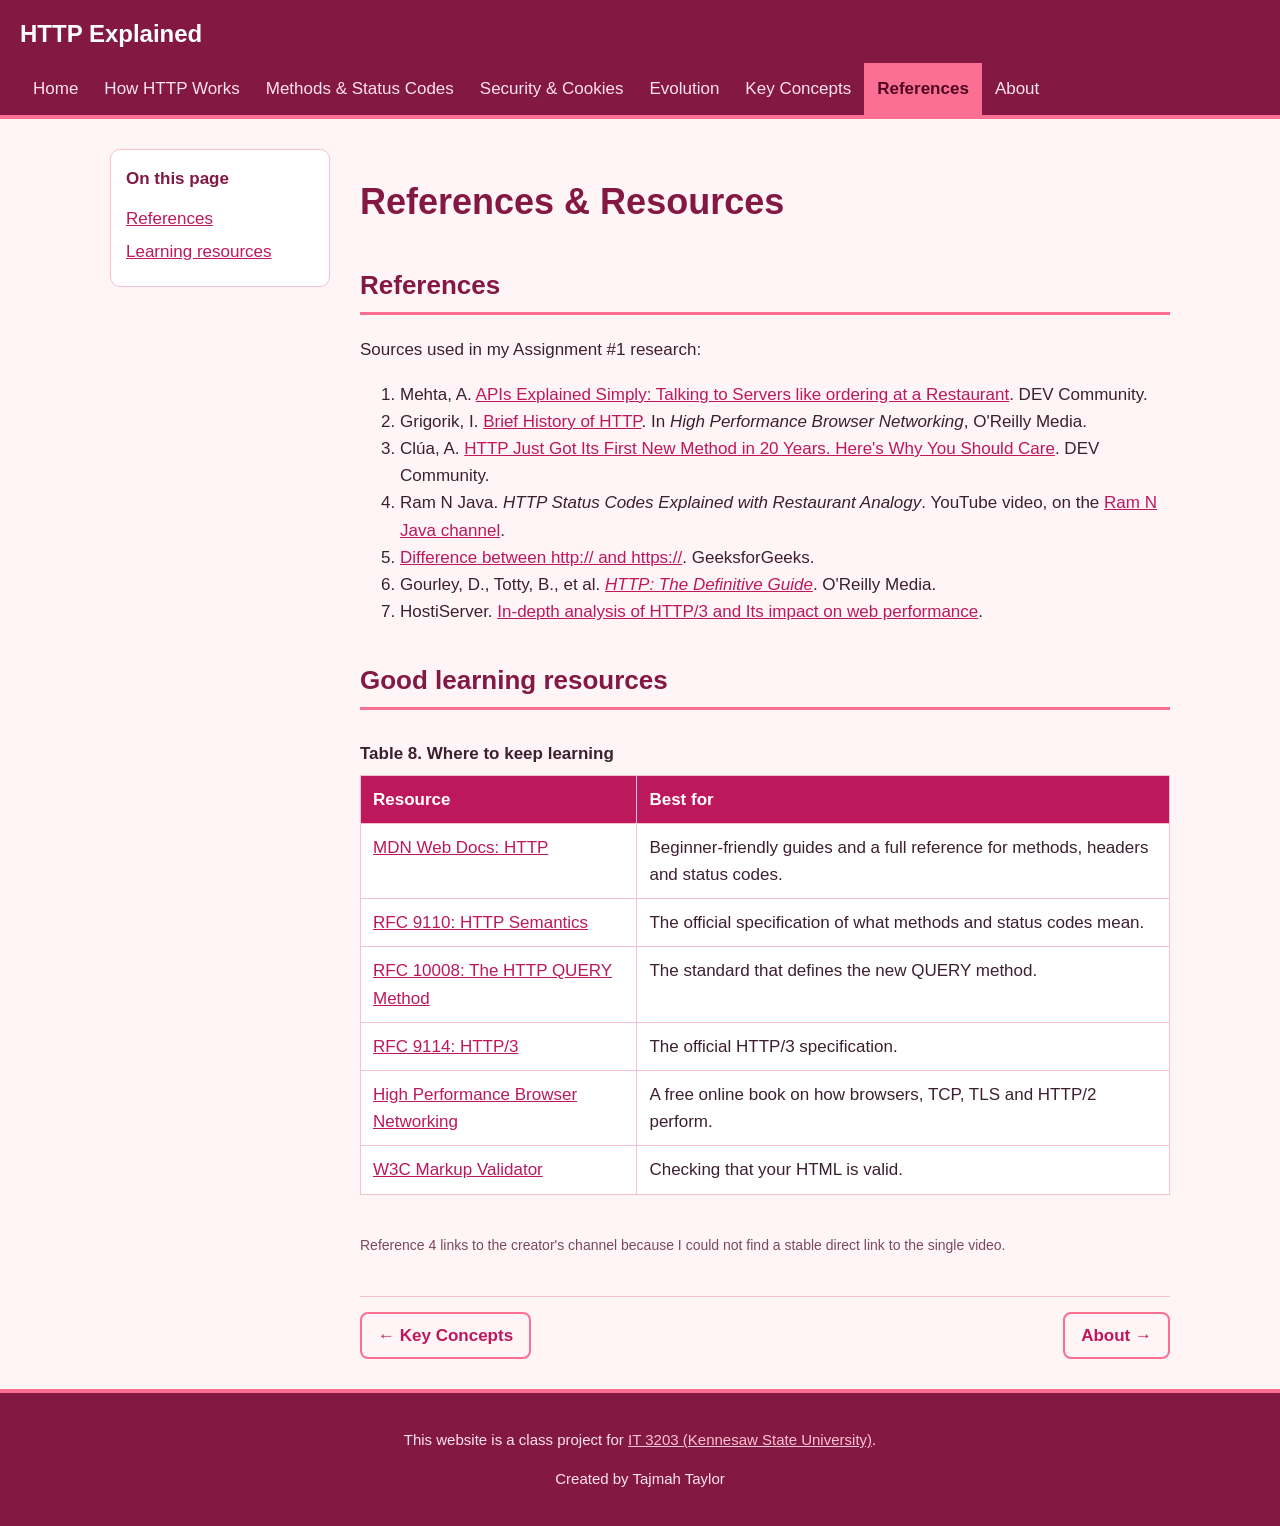
<file: references.html>
<!DOCTYPE html>
<html lang="en">
<head>
  <meta charset="utf-8">
  <meta name="viewport" content="width=device-width, initial-scale=1">
  <title>References and Resources | HTTP Explained</title>
  <meta name="description" content="Sources used to research this site and recommended resources for learning more about HTTP.">
  <!-- Shared by every page -->
  <link rel="stylesheet" href="css/styles.css">
</head>
<body>
  <!-- ===== HEADER and Menu ===== -->
  <header id="site-header">
    <div class="header-inner">
      <p class="site-title">HTTP Explained</p>
      <nav class="main-nav">
        <ul>
          <li><a href="index.html">Home</a></li>
          <li><a href="how-http-works.html">How HTTP Works</a></li>
          <li><a href="methods-status-codes.html">Methods &amp; Status Codes</a></li>
          <li><a href="security-cookies.html">Security &amp; Cookies</a></li>
          <li><a href="evolution.html">Evolution</a></li>
          <li><a href="key-concepts.html">Key Concepts</a></li>
          <li><a href="references.html" class="current">References</a></li>
          <li><a href="about.html">About</a></li>
        </ul>
      </nav>
    </div>
  </header>

    <!-- CSS GRID -->
    <div class="page-grid">
      <aside class="sidebar">
        <h2>On this page</h2>
        <ul>
          <li><a href="#refs">References</a></li>
          <li><a href="#resources">Learning resources</a></li>
        </ul>
      </aside>
      <main>
        <h1>References &amp; Resources</h1>

        <h2 id="refs">References</h2>
        <p>Sources used in my Assignment #1 research:</p>
        <ol class="reference-list">
          <li>Mehta, A. <a href="https://dev.to/mehta0007/apis-explained-simply-talking-to-servers-like-ordering-at-a-restaurant-20e9">APIs Explained Simply: Talking to Servers like ordering at a Restaurant</a>. DEV Community.</li>
          <li>Grigorik, I. <a href="https://hpbn.co/brief-history-of-http/">Brief History of HTTP</a>. In <em>High Performance Browser Networking</em>, O'Reilly Media.</li>
          <li>Cl&uacute;a, A. <a href="https://dev.to/andresclua/http-just-got-its-first-new-method-in-20-years-heres-why-you-should-care-2h5p">HTTP Just Got Its First New Method in 20 Years. Here's Why You Should Care</a>. DEV Community.</li>
          <li>Ram N Java. <em>HTTP Status Codes Explained with Restaurant Analogy</em>. YouTube video, on the <a href="https://www.youtube.com/user/ramram43210/playlists">Ram N Java channel</a>.</li>
          <li><a href="https://www.geeksforgeeks.org/difference-between-http-and-https/">Difference between http:// and https://</a>. GeeksforGeeks.</li>
          <li>Gourley, D., Totty, B., et al. <a href="https://www.oreilly.com/library/view/http-the-definitive/1565925092/"><em>HTTP: The Definitive Guide</em></a>. O'Reilly Media.</li>
          <li>HostiServer. <a href="https://www.hostiserver.com/community/articles/in-depth-analysis-of-http3-and-its-impact-on-web-performance">In-depth analysis of HTTP/3 and Its impact on web performance</a>.</li>
        </ol>

        <h2 id="resources">Good learning resources</h2>
        <div class="table-wrap">
          <table>
            <caption>Table 8. Where to keep learning</caption>
            <thead><tr><th>Resource</th><th>Best for</th></tr></thead>
            <tbody>
              <tr><td><a href="https://developer.mozilla.org/en-US/docs/Web/HTTP">MDN Web Docs: HTTP</a></td><td>Beginner-friendly guides and a full reference for methods, headers and status codes.</td></tr>
              <tr><td><a href="https://www.rfc-editor.org/rfc/rfc9110">RFC 9110: HTTP Semantics</a></td><td>The official specification of what methods and status codes mean.</td></tr>
              <tr><td><a href="https://www.rfc-editor.org/info/rfc10008">RFC 10008: The HTTP QUERY Method</a></td><td>The standard that defines the new QUERY method.</td></tr>
              <tr><td><a href="https://www.rfc-editor.org/rfc/rfc9114">RFC 9114: HTTP/3</a></td><td>The official HTTP/3 specification.</td></tr>
              <tr><td><a href="https://hpbn.co/">High Performance Browser Networking</a></td><td>A free online book on how browsers, TCP, TLS and HTTP/2 perform.</td></tr>
              <tr><td><a href="https://validator.w3.org/">W3C Markup Validator</a></td><td>Checking that your HTML is valid.</td></tr>
            </tbody>
          </table>
        </div>
        <p class="note">Reference 4 links to the creator's channel because I could not find a stable direct
          link to the single video.</p>
        <nav class="pager">
          <a href="key-concepts.html">&larr; Key Concepts</a>
          <a href="about.html">About &rarr;</a>
        </nav>
      </main>
    </div>

  <!-- ===== FOOTER ===== -->
  <footer class="site-footer">
    <p>This website is a class project for
      <a href="https://ksuweb.github.io/IT3203/">IT 3203 (Kennesaw State University)</a>.</p>
    <p>Created by Tajmah Taylor</p>
  </footer>
</body>
</html>
</file>
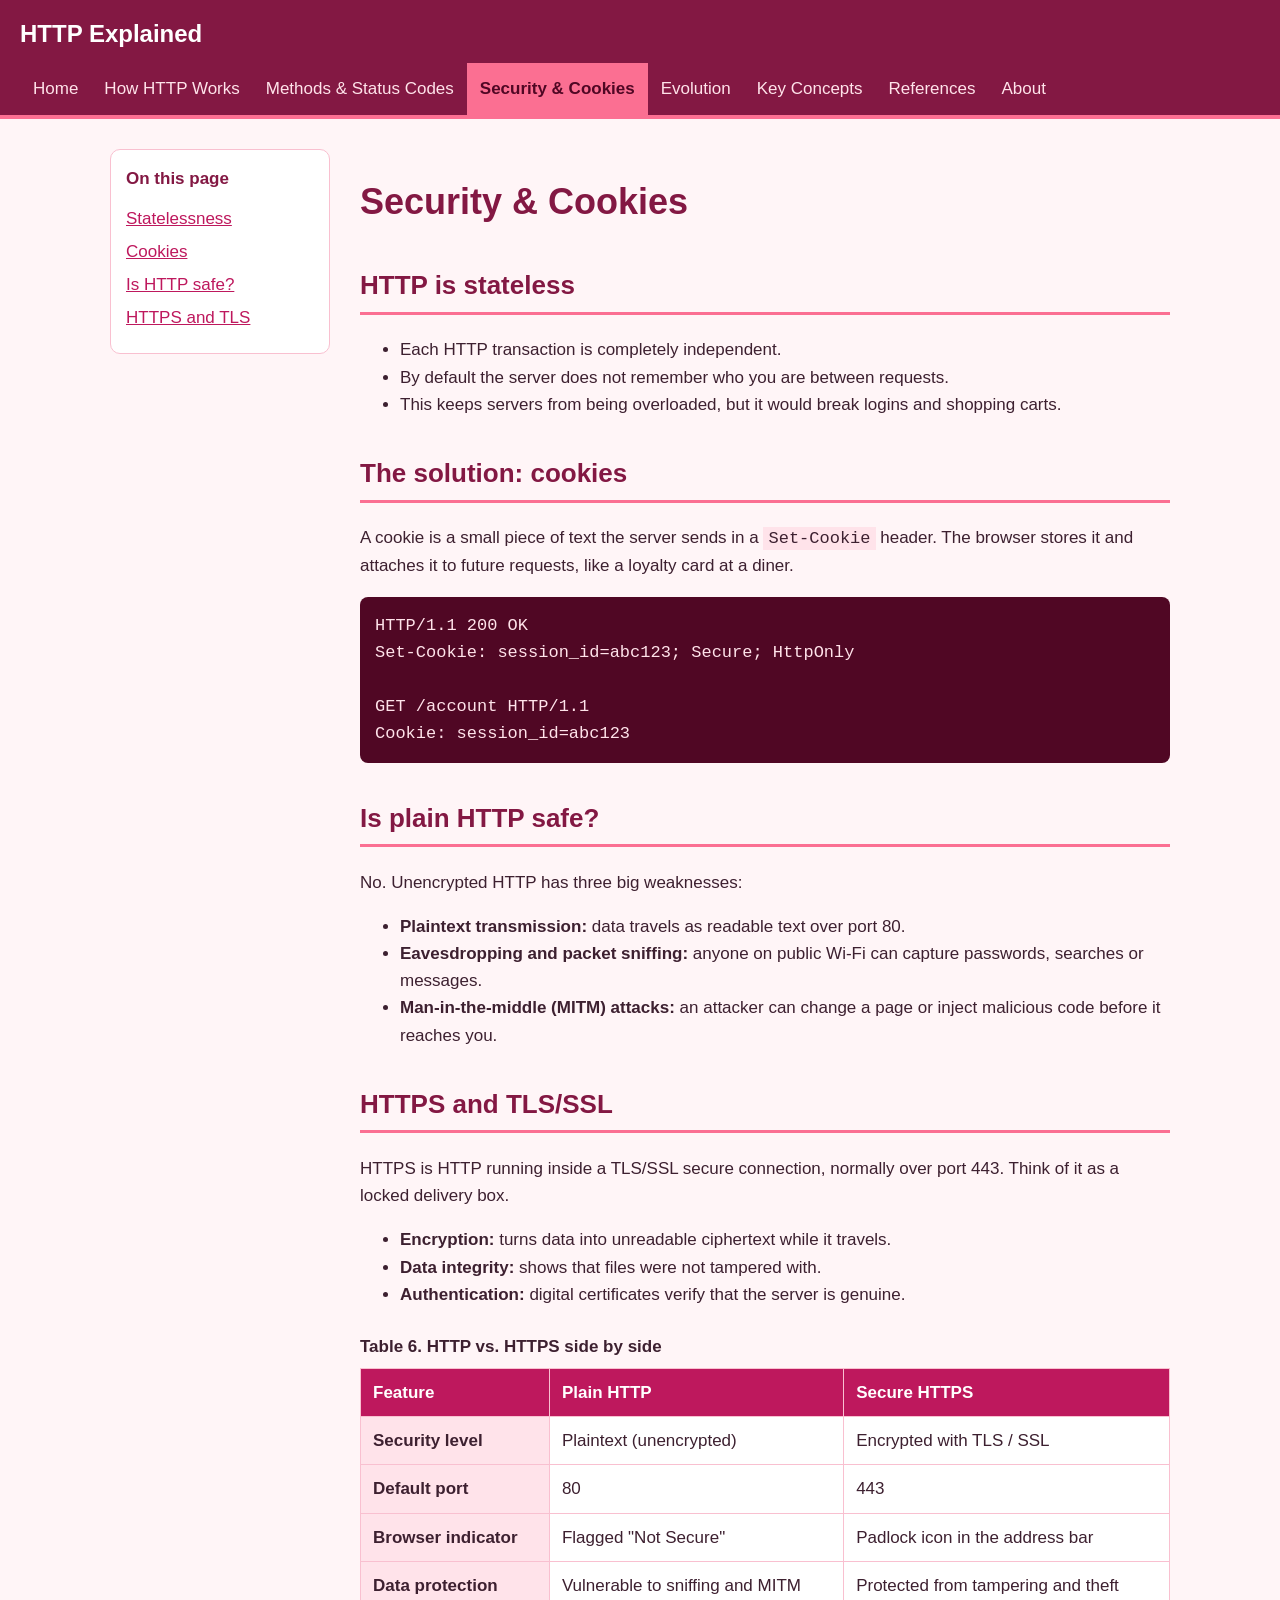
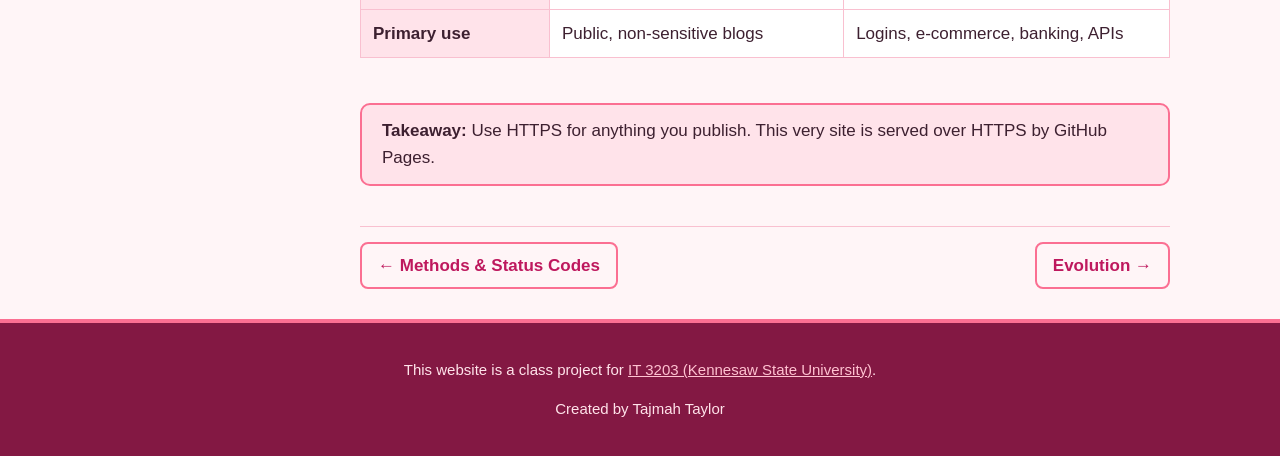
<file: security-cookies.html>
<!DOCTYPE html>
<html lang="en">
<head>
  <meta charset="utf-8">
  <meta name="viewport" content="width=device-width, initial-scale=1">
  <title>Security and Cookies | HTTP Explained</title>
  <meta name="description" content="Why HTTP is stateless, how cookies keep you logged in, why plain HTTP is unsafe, and how HTTPS and TLS protect data.">
  <!-- Shared by every page -->
  <link rel="stylesheet" href="css/styles.css">
</head>
<body>
  <!-- ===== HEADER and Menu ===== -->
  <header id="site-header">
    <div class="header-inner">
      <p class="site-title">HTTP Explained</p>
      <nav class="main-nav">
        <ul>
          <li><a href="index.html">Home</a></li>
          <li><a href="how-http-works.html">How HTTP Works</a></li>
          <li><a href="methods-status-codes.html">Methods &amp; Status Codes</a></li>
          <li><a href="security-cookies.html" class="current">Security &amp; Cookies</a></li>
          <li><a href="evolution.html">Evolution</a></li>
          <li><a href="key-concepts.html">Key Concepts</a></li>
          <li><a href="references.html">References</a></li>
          <li><a href="about.html">About</a></li>
        </ul>
      </nav>
    </div>
  </header>

    <!-- CSS GRID -->
    <div class="page-grid">
      <aside class="sidebar">
        <h2>On this page</h2>
        <ul>
          <li><a href="#stateless">Statelessness</a></li>
          <li><a href="#cookies">Cookies</a></li>
          <li><a href="#plain-http">Is HTTP safe?</a></li>
          <li><a href="#https">HTTPS and TLS</a></li>
        </ul>
      </aside>
      <main>
        <h1>Security &amp; Cookies</h1>

        <h2 id="stateless">HTTP is stateless</h2>
        <ul>
          <li>Each HTTP transaction is completely independent.</li>
          <li>By default the server does not remember who you are between requests.</li>
          <li>This keeps servers from being overloaded, but it would break logins and shopping carts.</li>
        </ul>

        <h2 id="cookies">The solution: cookies</h2>
        <p>A cookie is a small piece of text the server sends in a <code>Set-Cookie</code> header. The
          browser stores it and attaches it to future requests, like a loyalty card at a diner.</p>
<pre><code>HTTP/1.1 200 OK
Set-Cookie: session_id=abc123; Secure; HttpOnly

GET /account HTTP/1.1
Cookie: session_id=abc123
</code></pre>

        <h2 id="plain-http">Is plain HTTP safe?</h2>
        <p>No. Unencrypted HTTP has three big weaknesses:</p>
        <ul>
          <li><strong>Plaintext transmission:</strong> data travels as readable text over port 80.</li>
          <li><strong>Eavesdropping and packet sniffing:</strong> anyone on public Wi-Fi can capture passwords, searches or messages.</li>
          <li><strong>Man-in-the-middle (MITM) attacks:</strong> an attacker can change a page or inject malicious code before it reaches you.</li>
        </ul>

        <h2 id="https">HTTPS and TLS/SSL</h2>
        <p>HTTPS is HTTP running inside a TLS/SSL secure connection, normally over port 443. Think of it as a
          locked delivery box.</p>
        <ul>
          <li><strong>Encryption:</strong> turns data into unreadable ciphertext while it travels.</li>
          <li><strong>Data integrity:</strong> shows that files were not tampered with.</li>
          <li><strong>Authentication:</strong> digital certificates verify that the server is genuine.</li>
        </ul>

        <div class="table-wrap">
          <table>
            <caption>Table 6. HTTP vs. HTTPS side by side</caption>
            <thead><tr><th>Feature</th><th>Plain HTTP</th><th>Secure HTTPS</th></tr></thead>
            <tbody>
              <tr><th>Security level</th><td>Plaintext (unencrypted)</td><td>Encrypted with TLS / SSL</td></tr>
              <tr><th>Default port</th><td>80</td><td>443</td></tr>
              <tr><th>Browser indicator</th><td>Flagged "Not Secure"</td><td>Padlock icon in the address bar</td></tr>
              <tr><th>Data protection</th><td>Vulnerable to sniffing and MITM</td><td>Protected from tampering and theft</td></tr>
              <tr><th>Primary use</th><td>Public, non-sensitive blogs</td><td>Logins, e-commerce, banking, APIs</td></tr>
            </tbody>
          </table>
        </div>
        <div class="callout">
          <strong>Takeaway:</strong> Use HTTPS for anything you publish. This very site is served over
          HTTPS by GitHub Pages.
        </div>
        <nav class="pager">
          <a href="methods-status-codes.html">&larr; Methods &amp; Status Codes</a>
          <a href="evolution.html">Evolution &rarr;</a>
        </nav>
      </main>
    </div>

  <!-- ===== FOOTER ===== -->
  <footer class="site-footer">
    <p>This website is a class project for
      <a href="https://ksuweb.github.io/IT3203/">IT 3203 (Kennesaw State University)</a>.</p>
    <p>Created by Tajmah Taylor</p>
  </footer>
</body>
</html>
</file>
<file: css/styles.css>
/* ==========================================================================
   styles.css - the ONE stylesheet for the "HTTP Explained" website
   IT 3203 class project (Milestone 1)

   Sections
     1. Element selectors   (style every <body>, <h1>, <p>, <table> ... )
     2. ID selector         (style the one element with id="site-header")
     3. Class selectors     (style elements with class="..." in the HTML)
     4. Flexbox layout      (menu, key term chips, next/previous buttons)
     5. CSS Grid layout     (page with sidebar, card boxes)
     6. Links and hover effects
     7. Small-screen rule
   ========================================================================== */


/* ==========================================================================
   1. ELEMENT SELECTORS  (selector type 1)
   An element selector is just the HTML tag name. It affects every page.
   ========================================================================== */

/* Makes padding and borders count inside an element's width */
* {
  box-sizing: border-box;
}

body {
  margin: 0;                          /* margin: space outside the element */
  font-family: Arial, sans-serif;     /* font settings */
  font-size: 17px;
  line-height: 1.6;
  color: #3d2030;                     /* text color */
  background-color: #fff5f7;          /* background color */
}

h1, h2, h3 {
  font-family: "Trebuchet MS", Arial, sans-serif;
  color: #831843;
}

h1 {
  font-size: 36px;
  margin-bottom: 10px;
}

h2 {
  font-size: 26px;
  margin-top: 35px;
  padding-bottom: 5px;                /* padding: space inside the element */
  border-bottom: 3px solid #fb6f92;   /* border under each section title */
}

h3 {
  font-size: 20px;
  margin-top: 0;
}

img {
  max-width: 100%;                    /* images never get wider than the page */
  height: auto;
}

table {
  width: 100%;
  border-collapse: collapse;
  background-color: white;
  margin-bottom: 25px;
}

th, td {
  border: 1px solid #f9c0d0;
  padding: 10px 12px;
  text-align: left;
  vertical-align: top;
}

th {
  background-color: #ffe3ea;
}

thead th {
  background-color: #be185d;
  color: white;
}

caption {
  text-align: left;
  font-weight: bold;
  padding: 8px 0;
}

code {
  background-color: #ffe3ea;
  padding: 2px 5px;
  font-family: "Courier New", monospace;
}

pre {
  background-color: #500724;
  color: #ffe3ea;
  padding: 15px;
  border-radius: 8px;
  overflow-x: auto;                   /* long code lines scroll sideways */
  font-family: "Courier New", monospace;
}

pre code {
  background: none;                   /* no gray box for code inside <pre> */
  padding: 0;
}

blockquote {
  margin: 20px 0;
  padding: 12px 20px;
  border-left: 5px solid #fb6f92;
  background-color: white;
  font-style: italic;
}

figure {
  text-align: center;
  margin: 25px 0;
}

figcaption {
  font-size: 14px;
  color: #7a4a5c;
}

footer {
  background-color: #831843;
  color: #ffe3ea;
  text-align: center;
  padding: 20px;
  border-top: 4px solid #fb6f92;
  font-size: 15px;
}


/* ==========================================================================
   2. ID SELECTOR  (selector type 2)
   An ID selector starts with # and matches the ONE element that has that id.
   In the HTML: <header id="site-header">
   ========================================================================== */
#site-header {
  background-color: #831843;
  color: white;
  padding: 15px 20px 0 20px;
  border-bottom: 4px solid #fb6f92;
}


/* ==========================================================================
   3. CLASS SELECTORS  (selector type 3)
   A class selector starts with a dot (.) and matches every element that has
   that class in the HTML, for example <p class="site-title">.
   ========================================================================== */

.site-title {
  font-family: "Trebuchet MS", Arial, sans-serif;
  font-size: 24px;
  font-weight: bold;
  margin: 0 0 10px 0;
}

/* Centered content area used on every page */
.container {
  max-width: 1100px;
  margin: 0 auto;                     /* auto left/right margins center it */
  padding: 30px 20px;
}

/* Big title banner on the home page */
.hero {
  background-color: #831843;
  /* the dark gradient on top of the photo keeps the white text readable */
  background-image: linear-gradient(rgba(80, 7, 36, 0.8), rgba(80, 7, 36, 0.8)),
                    url("../images/network-hero.jpg");
  background-size: cover;
  color: white;
  padding: 45px 30px;
  border-radius: 10px;
  margin-bottom: 30px;
}

.hero h1 {                            /* h1 only when inside .hero */
  color: white;
}

.byline {
  color: #ffc2d1;
}

/* Boxes that hold a short topic */
.card {
  background-color: white;
  border: 1px solid #f9c0d0;
  border-top: 5px solid #fb6f92;
  border-radius: 10px;
  padding: 15px 20px;
}

/* Highlighted tip / takeaway box */
.callout {
  background-color: #ffe3ea;
  border: 2px solid #fb6f92;
  border-radius: 10px;
  padding: 12px 20px;
  margin: 20px 0;
}

.note {
  font-size: 14px;
  color: #7a4a5c;
}

/* Numbered steps on the "How HTTP Works" page */
.step-list li {
  background-color: white;
  border-left: 5px solid #fb6f92;
  padding: 10px 15px;
  margin-bottom: 10px;
}

/* Table of contents on the home page */
.toc li {
  background-color: white;
  border: 1px solid #f9c0d0;
  border-radius: 8px;
  padding: 12px 15px;
  margin-bottom: 10px;
}

.toc-desc {
  display: block;
  color: #7a4a5c;
  font-size: 15px;
}

/* Colors for the status code tables */
.s2xx { color: #166534; font-weight: bold; }
.s3xx { color: #92400e; font-weight: bold; }
.s4xx { color: #92400e; font-weight: bold; }
.s5xx { color: #991b1b; font-weight: bold; }

.table-wrap {
  overflow-x: auto;                   /* wide tables scroll on small screens */
}


/* ==========================================================================
   4. FLEXBOX LAYOUT
   display: flex puts the children of an element in a row.
   ========================================================================== */

/* Main menu: a row of links that wraps onto a second line if needed */
.main-nav ul {
  display: flex;
  flex-wrap: wrap;
  list-style: none;
  margin: 0;
  padding: 0;
}

.main-nav a {
  display: block;
  padding: 12px 13px;
  color: #ffe3ea;
  text-decoration: none;
}

/* The link for the page you are on (class="current" in the HTML) */
.main-nav a.current {
  background-color: #fb6f92;
  color: #500724;
  font-weight: bold;
}

/* Key terms on the home page: a row of rounded "chips" */
.term-list {
  display: flex;
  flex-wrap: wrap;
  list-style: none;
  padding: 0;
}

.term-list li {
  background-color: white;
  border: 2px solid #fb6f92;
  border-radius: 20px;
  padding: 4px 14px;
  margin: 0 10px 10px 0;
  font-weight: bold;
}

/* Previous / Next buttons at the bottom of topic pages */
.pager {
  display: flex;
  justify-content: space-between;     /* one button left, one right */
  margin-top: 40px;
  padding-top: 15px;
  border-top: 1px solid #f9c0d0;
}

.pager a {
  border: 2px solid #fb6f92;
  border-radius: 8px;
  padding: 8px 16px;
  text-decoration: none;
  font-weight: bold;
}


/* ==========================================================================
   5. CSS GRID LAYOUT
   display: grid splits an element into rows and columns.
   ========================================================================== */

/* Topic pages: a narrow sidebar on the left and the article on the right */
.page-grid {
  display: grid;
  grid-template-columns: 220px minmax(0, 1fr);
  gap: 30px;
  max-width: 1100px;
  margin: 0 auto;
  padding: 30px 20px;
}

.sidebar {
  background-color: white;
  border: 1px solid #f9c0d0;
  border-radius: 10px;
  padding: 15px;
  align-self: start;                  /* keep the box only as tall as its list */
}

.sidebar h2 {
  font-size: 17px;
  margin: 0 0 8px 0;
  border: none;
}

.sidebar ul {
  list-style: none;
  padding: 0;
  margin: 0;
}

.sidebar li {
  margin-bottom: 6px;
}

/* Cards: two equal columns */
.card-grid {
  display: grid;
  grid-template-columns: 1fr 1fr;
  gap: 20px;
  margin: 20px 0 30px 0;
}


/* ==========================================================================
   6. LINKS AND HOVER EFFECTS
   :hover applies while the mouse is over the element.
   ========================================================================== */

a {
  color: #be185d;
}

a:hover {                             /* hover effect on all links */
  color: #831843;
  background-color: #ffe3ea;
}

.main-nav a:hover {                   /* hover effect on the menu */
  background-color: #9d174d;
  color: white;
}

.main-nav a.current:hover {
  background-color: #fb6f92;
  color: #500724;
}

.pager a:hover {
  background-color: #be185d;
  color: white;
}

.card:hover {                         /* card border changes on hover */
  border-top-color: #831843;
}

tbody tr:hover {                      /* table row highlights on hover */
  background-color: #ffe3ea;
}

footer a {
  color: #ffc2d1;
}

footer a:hover {
  color: white;
  background-color: transparent;
}


/* ==========================================================================
   7. SMALL-SCREEN RULE
   On narrow screens (phones) the columns stack into one column.
   ========================================================================== */
@media (max-width: 800px) {
  .page-grid {
    grid-template-columns: minmax(0, 1fr);
  }

  .card-grid {
    grid-template-columns: 1fr;
  }

  h1 {
    font-size: 28px;
  }
}
</file>
